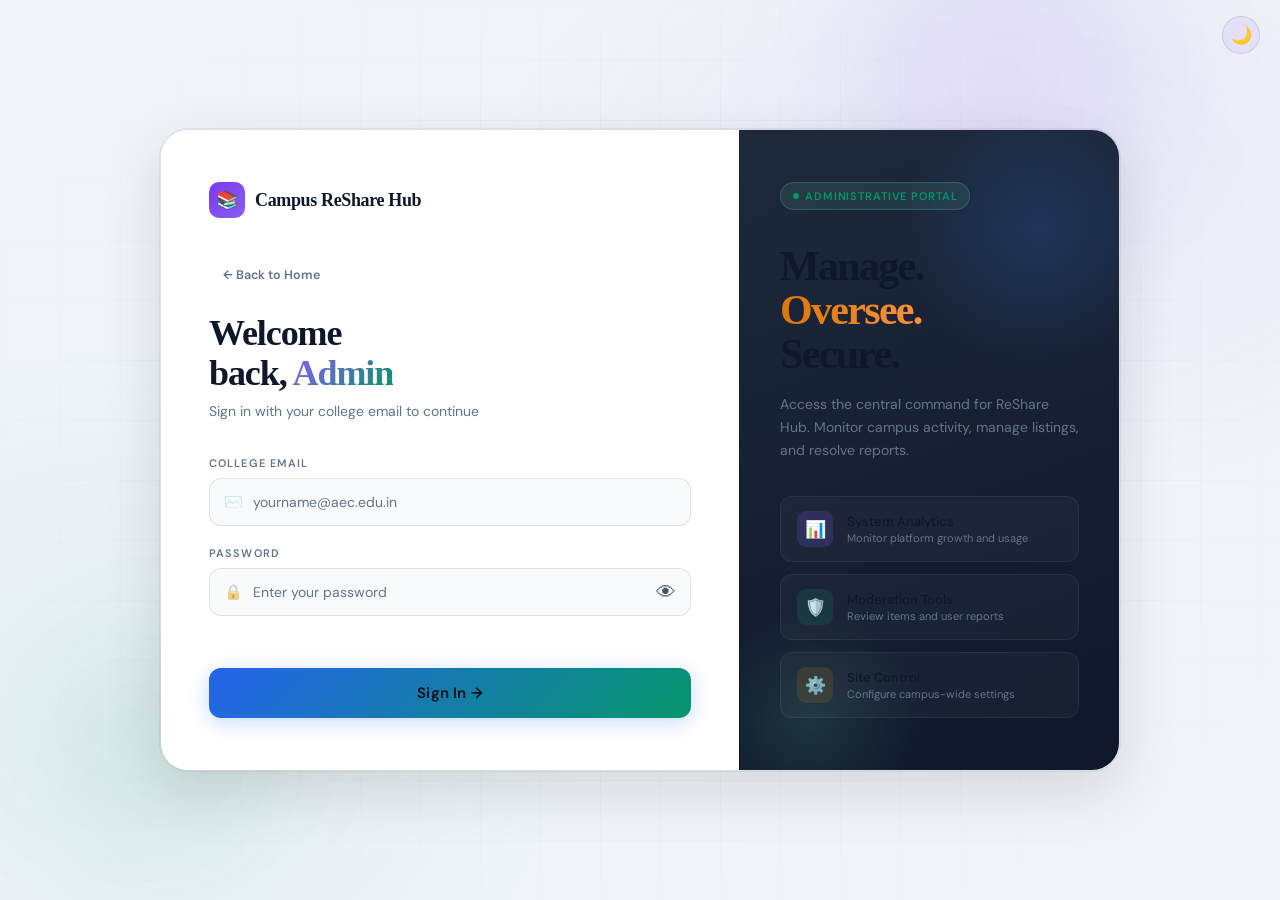
<file: login.html>
<!DOCTYPE html>
<html lang="en">

<head>
  <meta charset="UTF-8">
  <meta name="viewport" content="width=device-width,initial-scale=1">
  <title>ReShare Hub — Login</title>
  <script>(function(){ var t=localStorage.getItem('theme')||'light'; document.documentElement.setAttribute('data-theme',t); })();</script>
  <link
    href="https://fonts.googleapis.com/css2?family=DM+Sans:wght@300;400;500;600&family=Space+Mono:wght@400;700&display=swap"
    rel="stylesheet">
  <style>
    *,
    *::before,
    *::after {
      box-sizing: border-box;
      margin: 0;
      padding: 0;
    }

    :root {
      --bg: #0b0e17;
      --surface: #111827;
      --card: #141b2d;
      --border: rgba(255, 255, 255, 0.07);
      --accent: #6ee7b7;
      --accent2: #3b82f6;
      --gold: #f59e0b;
      --text: #f1f5f9;
      --muted: #64748b;
      --error: #f87171;
      --purple: #8b5cf6;
      --purple-hi: #a78bfa;
      --purple-lo: rgba(139,92,246,0.12);
    }

    [data-theme="light"] {
      --bg: #f0f4f8;
      --surface: #ffffff;
      --card: #ffffff;
      --border: rgba(0, 0, 0, 0.08);
      --accent: #059669;
      --accent2: #2563eb;
      --gold: #d97706;
      --text: #0f172a;
      --muted: #64748b;
      --error: #dc2626;
      --purple: #7c3aed;
      --purple-hi: #8b5cf6;
      --purple-lo: rgba(124,58,237,0.08);
    }

    [data-theme="light"] body {
      background: var(--bg);
    }

    [data-theme="light"] .bg-layer {
      background:
        radial-gradient(ellipse 60% 50% at 80% 20%, rgba(139,92,246,0.07) 0%, transparent 70%),
        radial-gradient(ellipse 50% 60% at 10% 80%, rgba(5,150,105,0.06) 0%, transparent 70%),
        radial-gradient(ellipse 40% 40% at 50% 50%, rgba(139,92,246,0.03) 0%, transparent 70%);
    }

    [data-theme="light"] .grid-lines {
      background-image:
        linear-gradient(rgba(0,0,0,0.04) 1px, transparent 1px),
        linear-gradient(90deg, rgba(0,0,0,0.04) 1px, transparent 1px);
    }

    [data-theme="light"] .orb-1 { background: rgba(139,92,246,0.10); }
    [data-theme="light"] .orb-2 { background: rgba(5,150,105,0.08); }
    [data-theme="light"] .orb-3 { background: rgba(124,58,237,0.07); }

    [data-theme="light"] .wrapper {
      box-shadow: 0 20px 60px rgba(0,0,0,0.12), 0 0 0 1px rgba(0,0,0,0.06);
    }

    [data-theme="light"] .form-panel {
      background: #ffffff;
    }

    [data-theme="light"] .input-wrap {
      background: #f8fafc;
      border-color: rgba(0,0,0,0.10);
    }

    [data-theme="light"] .input-wrap:focus-within {
      border-color: rgba(5,150,105,0.5);
      box-shadow: 0 0 0 3px rgba(5,150,105,0.08);
    }

    [data-theme="light"] .input-wrap input {
      color: #0f172a;
    }

    [data-theme="light"] .eye-btn {
      color: #475569;
    }

    [data-theme="light"] .hero-panel {
      background: linear-gradient(160deg, #1e293b 0%, #0f172a 100%);
    }

    [data-theme="light"] .theme-toggle-btn {
      background: rgba(124,58,237,0.08);
      border-color: rgba(0,0,0,0.10);
      color: #7c3aed;
    }

    body {
      min-height: 100vh;
      background: var(--bg);
      transition: background 0.45s, color 0.45s;
      display: flex;
      align-items: center;
      justify-content: center;
      font-family: 'DM Sans', sans-serif;
      overflow: hidden;
      position: relative;
    }

    /* ── Animated background ── */
    .bg-layer {
      position: fixed;
      inset: 0;
      z-index: 0;
      background:
        radial-gradient(ellipse 60% 50% at 80% 20%, rgba(139,92,246,0.12) 0%, transparent 70%),
        radial-gradient(ellipse 50% 60% at 10% 80%, rgba(16,217,168,0.08) 0%, transparent 70%),
        radial-gradient(ellipse 40% 40% at 50% 50%, rgba(139,92,246,0.04) 0%, transparent 70%);
    }

    .grid-lines {
      position: fixed;
      inset: 0;
      z-index: 0;
      background-image:
        linear-gradient(rgba(255, 255, 255, 0.025) 1px, transparent 1px),
        linear-gradient(90deg, rgba(255, 255, 255, 0.025) 1px, transparent 1px);
      background-size: 60px 60px;
      mask-image: radial-gradient(ellipse at center, black 30%, transparent 80%);
    }

    /* ── Floating orbs ── */
    .orb {
      position: fixed;
      border-radius: 50%;
      filter: blur(60px);
      animation: drift 10s ease-in-out infinite alternate;
      z-index: 0;
    }

    .orb-1 {
      width: 300px;
      height: 300px;
      background: rgba(139,92,246,0.18);
      top: -80px;
      right: 10%;
      animation-duration: 12s;
    }

    .orb-2 {
      width: 200px;
      height: 200px;
      background: rgba(16,217,168,0.1);
      bottom: 5%;
      left: 5%;
      animation-duration: 8s;
      animation-delay: -4s;
    }

    .orb-3 {
      width: 150px;
      height: 150px;
      background: rgba(167,139,250,0.1);
      top: 40%;
      left: 40%;
      animation-duration: 15s;
      animation-delay: -7s;
    }

    @keyframes drift {
      0% {
        transform: translate(0, 0) scale(1);
      }

      100% {
        transform: translate(30px, 20px) scale(1.1);
      }
    }

    /* ── Wrapper ── */
    .wrapper {
      position: relative;
      z-index: 10;
      display: flex;
      width: min(960px, 95vw);
      min-height: 580px;
      border-radius: 28px;
      overflow: hidden;
      border: 1px solid var(--border);
      box-shadow: 0 40px 100px rgba(0, 0, 0, 0.5), 0 0 0 1px rgba(255, 255, 255, 0.04);
      animation: slideUp 0.7s cubic-bezier(0.22, 1, 0.36, 1) forwards;
      opacity: 0;
    }

    @keyframes slideUp {
      from {
        opacity: 0;
        transform: translateY(30px);
      }

      to {
        opacity: 1;
        transform: translateY(0);
      }
    }

    /* ── Left: Form Panel ── */
    .form-panel {
      flex: 1;
      background: var(--card);
      padding: 52px 48px;
      display: flex;
      flex-direction: column;
      gap: 0;
      position: relative;
    }

    .brand {
      display: flex;
      align-items: center;
      gap: 10px;
      margin-bottom: 42px;
    }

    .brand-icon {
      width: 36px;
      height: 36px;
      background: linear-gradient(135deg, var(--purple), var(--purple-hi));
      border-radius: 10px;
      display: flex;
      align-items: center;
      justify-content: center;
      font-size: 18px;
    }

    .brand-name {
      font-family: 'Calibri', Georgia, serif;
      font-weight: 700;
      font-size: 18px;
      color: var(--text);
      letter-spacing: -0.02em;
    }

    .form-heading {
      font-family: 'Calibri', Georgia, serif;
      font-size: 36px;
      font-weight: 900;
      color: var(--text);
      line-height: 1.1;
      letter-spacing: -0.03em;
      margin-bottom: 8px;
    }

    .form-heading span {
      background: linear-gradient(135deg, var(--purple-hi) 0%, var(--accent) 100%);
      -webkit-background-clip: text;
      -webkit-text-fill-color: transparent;
      background-clip: text;
    }

    .form-sub {
      font-size: 14px;
      color: var(--muted);
      margin-bottom: 36px;
      font-weight: 400;
    }

    /* ── Field ── */
    .field {
      margin-bottom: 20px;
    }

    .field label {
      display: block;
      font-size: 11px;
      font-weight: 600;
      letter-spacing: 0.1em;
      text-transform: uppercase;
      color: var(--muted);
      margin-bottom: 8px;
    }

    .input-wrap {
      display: flex;
      align-items: center;
      background: rgba(255, 255, 255, 0.04);
      border: 1px solid var(--border);
      border-radius: 12px;
      padding: 0 14px;
      gap: 10px;
      transition: border-color 0.2s, box-shadow 0.2s;
    }

    .input-wrap:focus-within {
      border-color: rgba(110, 231, 183, 0.4);
      box-shadow: 0 0 0 3px rgba(110, 231, 183, 0.07);
    }

    .input-wrap .icon {
      font-size: 15px;
      opacity: 0.5;
      flex-shrink: 0;
    }

    .input-wrap input {
      flex: 1;
      background: transparent;
      border: none;
      outline: none;
      color: var(--text);
      font-size: 14px;
      font-family: 'DM Sans', sans-serif;
      padding: 14px 0;
      font-weight: 400;
    }

    .input-wrap input::placeholder {
      color: var(--muted);
    }

    .eye-btn {
      background: none;
      border: none;
      cursor: pointer;
      font-size: 20px;
      color: #ffffff;
      opacity: 1;
      transition: transform0.2s, opacity 0.15s;
      padding: 0;
      line-height: 1;
      dispaly: flex;
      align-items: center;
      justify-content: center;
    }

    .eye-btn:hover {
      opacity: 0.7;
      transform: scale(1.1);
    }

    /* ── Row ── */
    .row {
      display: flex;
      align-items: center;
      justify-content: space-between;
      margin-bottom: 28px;
    }

    .remember {
      display: flex;
      align-items: center;
      gap: 7px;
      font-size: 13px;
      color: var(--muted);
      cursor: pointer;
    }

    .remember input[type="checkbox"] {
      width: 15px;
      height: 15px;
      accent-color: var(--accent);
      cursor: pointer;
    }


    /* ── Error ── */
    .error-msg {
      font-size: 13px;
      color: var(--error);
      min-height: 18px;
      margin-bottom: 14px;
      display: flex;
      align-items: center;
      gap: 5px;
    }

    /* ── Login Button ── */
    .btn-login {
      width: 100%;
      padding: 15px;
      border-radius: 12px;
      border: none;
      background: linear-gradient(135deg, var(--accent2) 0%, var(--accent) 100%);
      color: #0b0e17;
      font-family: 'DM Sans', sans-serif;
      font-size: 15px;
      font-weight: 600;
      cursor: pointer;
      letter-spacing: 0.01em;
      transition: transform 0.15s, box-shadow 0.15s, opacity 0.15s;
      box-shadow: 0 4px 20px rgba(59, 130, 246, 0.3);
      position: relative;
      overflow: hidden;
    }

    .btn-login::after {
      content: '';
      position: absolute;
      inset: 0;
      background: white;
      opacity: 0;
      transition: opacity 0.15s;
    }

    .btn-login:hover {
      transform: translateY(-1px);
      box-shadow: 0 8px 30px rgba(59, 130, 246, 0.4);
    }

    .btn-login:hover::after {
      opacity: 0.07;
    }

    .btn-login:active {
      transform: translateY(0);
    }

    /* ── Right: Hero Panel ── */
    .hero-panel {
      width: 380px;
      background: linear-gradient(160deg, #0f172a 0%, #111827 100%);
      padding: 52px 40px;
      display: flex;
      flex-direction: column;
      justify-content: space-between;
      position: relative;
      overflow: hidden;
      border-left: 1px solid var(--border);
    }

    .hero-panel::before {
      content: '';
      position: absolute;
      top: -40px;
      right: -60px;
      width: 280px;
      height: 280px;
      border-radius: 50%;
      background: radial-gradient(circle, rgba(59, 130, 246, 0.18) 0%, transparent 70%);
    }

    .hero-panel::after {
      content: '';
      position: absolute;
      bottom: -60px;
      left: -40px;
      width: 220px;
      height: 220px;
      border-radius: 50%;
      background: radial-gradient(circle, rgba(110, 231, 183, 0.12) 0%, transparent 70%);
    }

    .campus-badge {
      display: inline-flex;
      align-items: center;
      gap: 6px;
      padding: 6px 12px;
      background: rgba(110, 231, 183, 0.1);
      border: 1px solid rgba(110, 231, 183, 0.2);
      border-radius: 20px;
      font-size: 11px;
      font-weight: 600;
      color: var(--accent);
      letter-spacing: 0.08em;
      text-transform: uppercase;
      width: fit-content;
      position: relative;
      z-index: 1;
    }

    .campus-badge::before {
      content: '';
      width: 6px;
      height: 6px;
      border-radius: 50%;
      background: var(--accent);
      animation: pulse 2s ease infinite;
    }

    @keyframes pulse {

      0%,
      100% {
        opacity: 1;
        transform: scale(1);
      }

      50% {
        opacity: 0.5;
        transform: scale(0.8);
      }
    }

    .hero-title {
      font-family: 'Calibri', Georgia, serif;
      font-size: 42px;
      font-weight: 900;
      color: var(--text);
      line-height: 1.05;
      letter-spacing: -0.04em;
      position: relative;
      z-index: 1;
      margin: 0;
    }

    .hero-title em {
      font-style: normal;
      background: linear-gradient(90deg, var(--gold), #fb923c);
      -webkit-background-clip: text;
      -webkit-text-fill-color: transparent;
      background-clip: text;
    }

    .hero-sub {
      font-size: 14px;
      color: var(--muted);
      line-height: 1.65;
      position: relative;
      z-index: 1;
    }

    .stats {
      display: flex;
      flex-direction: column;
      gap: 12px;
      position: relative;
      z-index: 1;
    }

    .stat-item {
      display: flex;
      align-items: center;
      gap: 14px;
      padding: 14px 16px;
      background: rgba(255, 255, 255, 0.03);
      border: 1px solid rgba(255, 255, 255, 0.06);
      border-radius: 12px;
      transition: background 0.2s, border-color 0.2s;
    }

    .stat-item:hover {
      background: rgba(255, 255, 255, 0.06);
      border-color: rgba(255, 255, 255, 0.1);
    }

    .stat-icon {
      width: 36px;
      height: 36px;
      border-radius: 9px;
      display: flex;
      align-items: center;
      justify-content: center;
      font-size: 17px;
      flex-shrink: 0;
    }

    .si-1 {
      background: rgba(139,92,246,0.18);
    }

    .si-2 {
      background: rgba(16,217,168,0.1);
    }

    .si-3 {
      background: rgba(245, 158, 11, 0.12);
    }

    .stat-label {
      font-size: 13px;
      color: var(--text);
      font-weight: 500;
    }

    .stat-desc {
      font-size: 11px;
      color: var(--muted);
      margin-top: 1px;
    }

    /* RESPONSIVE LOGIN */
   @media (max-width: 480px) {
  .login-card {
    width: 95%;
    padding: 2rem 1.5rem;
    margin: 10px;
  }
  .header h1 { font-size: 1.75rem; }
}
  
    /* Theme toggle */
    .theme-toggle-btn {
      position: fixed; top: 16px; right: 20px; z-index: 200;
      background: var(--purple-lo); border: 1px solid var(--border);
      color: var(--purple-hi); border-radius: 50%;
      width: 38px; height: 38px; font-size: 17px;
      display: flex; align-items: center; justify-content: center;
      cursor: pointer; transition: all 0.25s;
    }
    .theme-toggle-btn:hover { background: rgba(139,92,246,0.25); transform: rotate(20deg) scale(1.1); }
</style>
</head>

<body>
<button class="theme-toggle-btn" onclick="toggleTheme()" title="Toggle theme" id="themeBtn">🌙</button>

  <div class="bg-layer"></div>
  <div class="grid-lines"></div>
  <div class="orb orb-1"></div>
  <div class="orb orb-2"></div>
  <div class="orb orb-3"></div>

  <div class="wrapper">

    <!-- LEFT: Login Form -->
    <div class="form-panel">

      <div class="brand" style="cursor:pointer;" onclick="window.location.href='signin.html'" title="Back to role selection">
        <div class="brand-icon">📚</div>
        <span class="brand-name">Campus ReShare Hub</span>
      </div>

      <a href="signin.html" style="
        display:inline-flex; align-items:center; gap:6px;
        font-family:'DM Sans',sans-serif; font-size:12.5px; font-weight:600;
        color:#64748b; text-decoration:none;
        background:rgba(255,255,255,0.05); border:1px solid rgba(255,255,255,0.08);
        padding:6px 13px; border-radius:50px;
        margin-bottom:24px;
        transition:all 0.2s; width:fit-content;
      " onmouseover="this.style.color='#f1f5f9';this.style.borderColor='rgba(255,255,255,0.2)'"
         onmouseout="this.style.color='#64748b';this.style.borderColor='rgba(255,255,255,0.08)'">
        ← Back to Home
      </a>

      <div class="form-heading">
        Welcome<br>back, <span>Admin
        </span>
      </div>
      <p class="form-sub">Sign in with your college email to continue</p>

      <div class="field">
        <label>College Email</label>
        <div class="input-wrap">
          <span class="icon">✉️</span>
          <input type="email" id="email" placeholder="yourname@aec.edu.in" autocomplete="email">
        </div>
      </div>

      <div class="field">
        <label>Password</label>
        <div class="input-wrap">
          <span class="icon">🔒</span>
          <input type="password" id="pwd" placeholder="Enter your password" autocomplete="current-password">
          <button class="eye-btn" onclick="togglePwd()" type="button">👁</button>
        </div>
      </div>

      

      <div class="error-msg" id="loginError"></div>

      <button class="btn-login" onclick="doLogin()">Sign In →</button>

    </div>

    <!-- RIGHT: Hero Panel -->
    <div class="hero-panel">
      <div class="campus-badge">Administrative Portal</div>

      <div>
        <h2 class="hero-title">Manage.<br><em>Oversee.</em><br>Secure.</h2>
        <p class="hero-sub" style="margin-top:16px">Access the central command for ReShare Hub. Monitor campus activity,
          manage listings, and resolve reports.</p>
      </div>

      <div class="stats">
        <div class="stat-item">
          <div class="stat-icon si-1">📊</div>
          <div>
            <div class="stat-label">System Analytics</div>
            <div class="stat-desc">Monitor platform growth and usage</div>
          </div>
        </div>
        <div class="stat-item">
          <div class="stat-icon si-2">🛡️</div>
          <div>
            <div class="stat-label">Moderation Tools</div>
            <div class="stat-desc">Review items and user reports</div>
          </div>
        </div>
        <div class="stat-item">
          <div class="stat-icon si-3">⚙️</div>
          <div>
            <div class="stat-label">Site Control</div>
            <div class="stat-desc">Configure campus-wide settings</div>
          </div>
        </div>
      </div>
    </div>

  </div>

  <script>
    function togglePwd() {
      var p = document.getElementById("pwd");
      p.type = p.type === "password" ? "text" : "password";
    }

    function doLogin() {
      var email = document.getElementById("email").value.trim().toLowerCase();
      var pwd = document.getElementById("pwd").value.trim();
      var err = document.getElementById("loginError");
      err.innerHTML = "";

      if (!email || !pwd) {
        err.innerHTML = "⚠️ Please fill all fields.";
        return;
      }

      var allowedDomains = ["@aec.edu.in", "@acet.edu.in", "@acoe.edu.in"];
      if (!allowedDomains.some(function (d) { return email.endsWith(d); })) {
        err.innerHTML = "⚠️ Use your college email only!";
        return;
      }

      if (pwd.length < 4) {
        err.innerHTML = "⚠️ Password too short!";
        return;
      }

      // Store user email
      localStorage.setItem("user", email);

      // Admin redirect
      var adminEmails = ["admin@aec.edu.in", "23a91a6127@aec.edu.in"];
      var isAdmin = adminEmails.some(function (a) { return email === a; });

      if (isAdmin) {
        window.location.href = "admin_dashboard.html";
      } else {
        window.location.href = "index.html";
      }
    }

    function forgotPassword() {
      var e = prompt("Enter your college email:");
      if (e) alert("Reset link sent to: " + e);
    }

    document.addEventListener("keydown", function (e) {
      if (e.key === "Enter") doLogin();
    });
  </script>

<script>
(function(){
  var saved = localStorage.getItem('theme') || 'light';
  document.documentElement.setAttribute('data-theme', saved);
  var btn = document.getElementById('themeBtn');
  if (btn) btn.textContent = saved === 'dark' ? '☀️' : '🌙';
})();
function toggleTheme() {
  var html = document.documentElement;
  var isDark = html.getAttribute('data-theme') === 'dark';
  var next = isDark ? 'light' : 'dark';
  html.setAttribute('data-theme', next);
  localStorage.setItem('theme', next);
  var btn = document.getElementById('themeBtn');
  if (btn) btn.textContent = next === 'dark' ? '☀️' : '🌙';
}
</script>
</body>

</html>
</file>
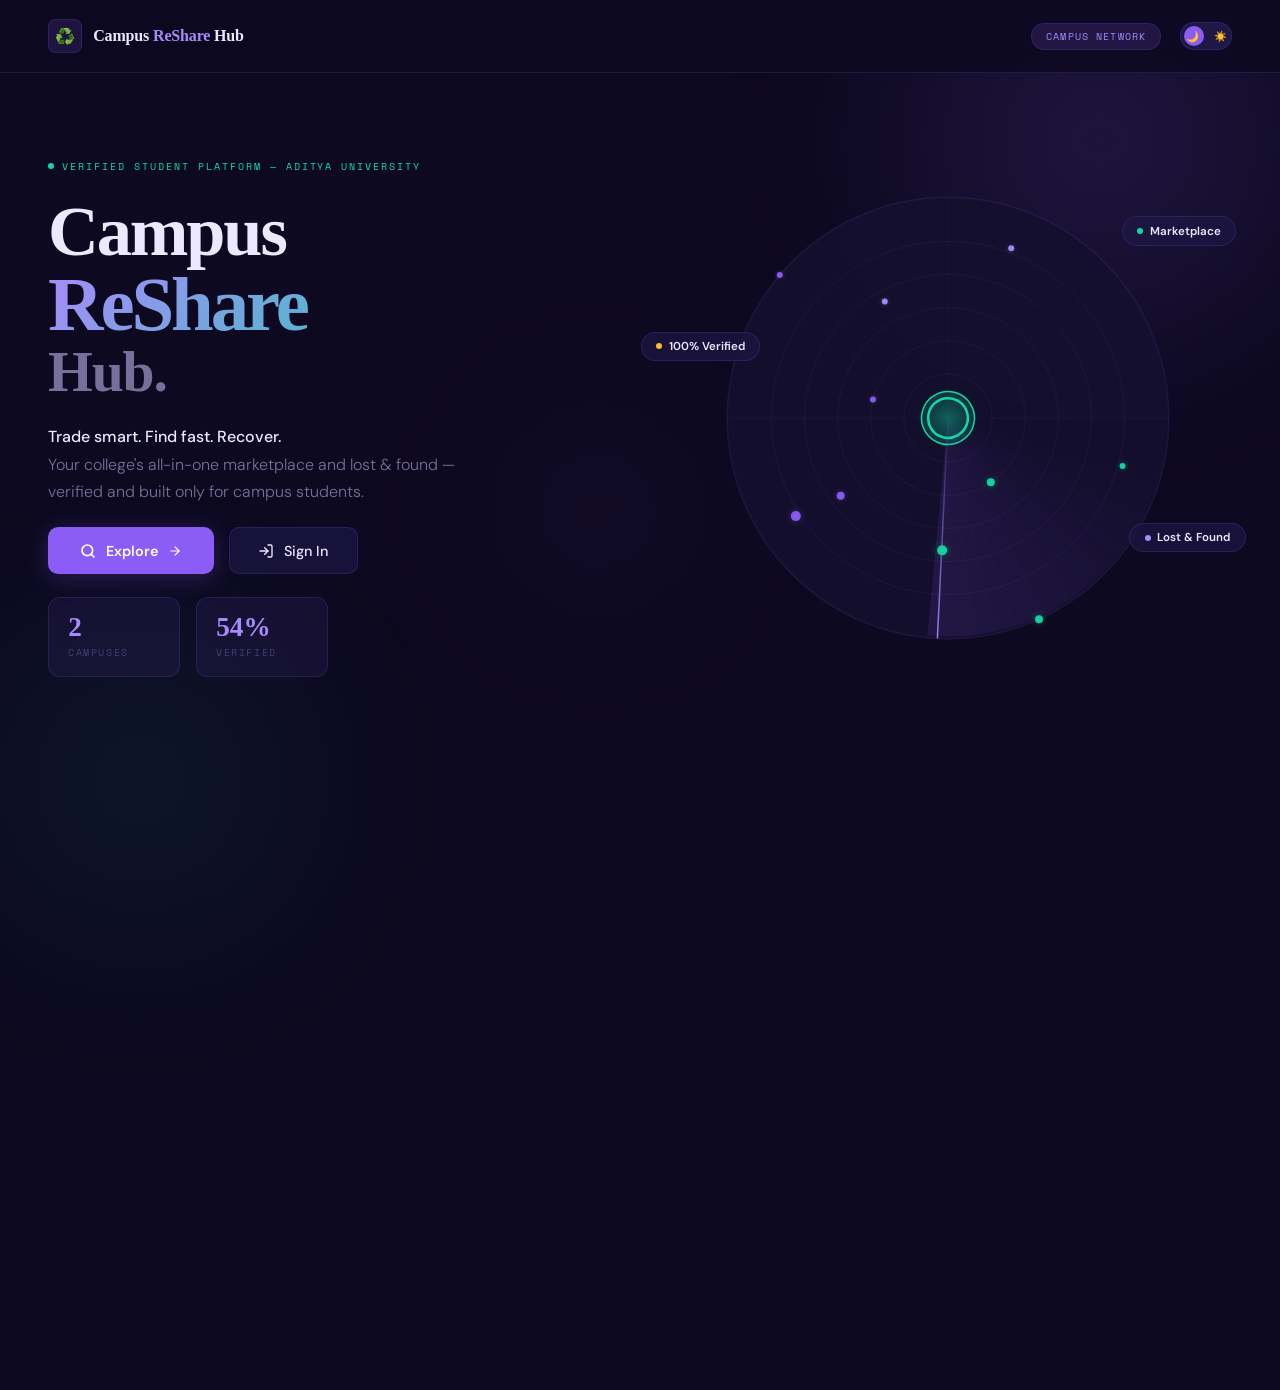
<file: Main_page.html>
<!DOCTYPE html>
<html lang="en" data-theme="dark">
<head>
<meta charset="UTF-8"/>
<meta name="viewport" content="width=device-width, initial-scale=1.0"/>
<title>Campus ReShare Hub</title>
<script>(function(){ var t=localStorage.getItem('theme')||'dark'; document.documentElement.setAttribute('data-theme',t); })();</script>
<link href="https://fonts.googleapis.com/css2?family=DM+Sans:ital,wght@0,300;0,400;0,500;0,700;1,400&family=Space+Mono:wght@400;700&display=swap" rel="stylesheet"/>
<style>
*, *::before, *::after { margin:0; padding:0; box-sizing:border-box; }
/* RESPONSIVE MAIN PAGE */
@media (max-width: 768px) {
  nav { padding: 1rem 1.5rem; }
  .nav-links { display: none; } /* Hide links or move to a burger menu */
  
  .hero h1 { font-size: 2.5rem; }
  .hero p { font-size: 1rem; width: 90%; }
  
  .explore-grid {
    grid-template-columns: 1fr; /* Stack cards */
    gap: 1.5rem;
    padding: 1rem;
  }
}
::-webkit-scrollbar { display: none; }
* { scrollbar-width: none; -ms-overflow-style: none; }

[data-theme="dark"] {
  --bg:#0d0920; --bg2:#14102e; --bg3:#1d1845;
  --fg:#ede8ff; --fg2:rgba(210,195,255,0.55); --fg3:rgba(180,160,255,0.3);
  --purple:#8b5cf6; --purple-hi:#a78bfa; --purple-lo:rgba(139,92,246,0.15);
  --teal:#10d9a8; --teal-lo:rgba(16,217,168,0.12);
  --border:rgba(139,92,246,0.18); --ring:rgba(139,92,246,0.12);
  --nav-bg:rgba(13,9,32,0.82); --card-bg:rgba(29,24,69,0.7);
  --stat-bg:rgba(139,92,246,0.08); --shadow:rgba(139,92,246,0.25);
  --divider:rgba(139,92,246,0.12);
}
[data-theme="light"] {
  --bg:#f2eeff; --bg2:#e9e1ff; --bg3:#ddd4ff;
  --fg:#1e0a4a; --fg2:rgba(60,30,120,0.6); --fg3:rgba(60,30,120,0.25);
  --purple:#7c3aed; --purple-hi:#9f5fff; --purple-lo:rgba(124,58,237,0.12);
  --teal:#0bb88d; --teal-lo:rgba(11,184,141,0.1);
  --border:rgba(124,58,237,0.2); --ring:rgba(124,58,237,0.1);
  --nav-bg:rgba(242,238,255,0.88); --card-bg:rgba(255,255,255,0.7);
  --stat-bg:rgba(124,58,237,0.07); --shadow:rgba(124,58,237,0.18);
  --divider:rgba(124,58,237,0.12);
}

html, body { height: 100%; scroll-behavior: smooth; }
body {
  background: var(--bg);
  color: var(--fg);
  font-family: 'DM Sans', sans-serif;
  overflow: hidden;
  transition: background 0.45s, color 0.45s;
}
body.explore-open { overflow-y: auto; }

.blob { position: fixed; border-radius: 50%; filter: blur(90px); pointer-events: none; z-index: 0; }
.blob-1 { width:520px;height:520px;top:-120px;right:-80px; background:radial-gradient(circle,rgba(139,92,246,0.22) 0%,transparent 70%); }
.blob-2 { width:400px;height:400px;bottom:-80px;left:-60px; background:radial-gradient(circle,rgba(16,217,168,0.12) 0%,transparent 70%); }
.blob-3 { width:300px;height:300px;top:40%;left:35%; background:radial-gradient(circle,rgba(139,92,246,0.08) 0%,transparent 70%); }

#particle-canvas { position:fixed; inset:0; z-index:0; pointer-events:none; opacity:0.7; }

nav {
  position:fixed; top:0; left:0; right:0; z-index:200;
  display:flex; align-items:center; justify-content:space-between;
  padding:1.2rem 3rem;
  background:var(--nav-bg);
  backdrop-filter:blur(18px); -webkit-backdrop-filter:blur(18px);
  border-bottom:1px solid var(--border);
  transition:background 0.45s, border-color 0.45s;
}
.nav-logo { display:flex; align-items:center; gap:0.7rem; text-decoration:none; cursor:pointer; }
.logo-icon { width:34px;height:34px;border-radius:8px; background:var(--purple-lo); border:1px solid var(--border); display:flex;align-items:center;justify-content:center;font-size:1rem; transition:background 0.45s; }
.logo-text { font-family:'Calibri',Georgia,serif; font-size:1rem; font-weight:700; letter-spacing:-0.01em; color:var(--fg); }
.logo-text span { color:var(--purple-hi); }
.nav-right { display:flex; align-items:center; gap:1.2rem; }
.nav-pill { font-family:'Space Mono',monospace; font-size:0.6rem; letter-spacing:0.12em; padding:0.35rem 0.85rem; border-radius:100px; background:var(--purple-lo); color:var(--purple-hi); border:1px solid var(--border); }

.toggle-wrap { position:relative; width:52px; height:28px; }
.toggle-wrap input { display:none; }
.toggle-track { position:absolute; inset:0; border-radius:100px; background:var(--bg3); border:1px solid var(--border); cursor:pointer; transition:background 0.3s, border 0.3s; }
.toggle-track::after { content:''; position:absolute; top:3px; left:3px; width:20px; height:20px; border-radius:50%; background:var(--purple); transition:transform 0.3s, background 0.3s; }
.toggle-wrap input:checked + .toggle-track { background:var(--purple-lo); }
.toggle-wrap input:checked + .toggle-track::after { transform:translateX(24px); background:var(--purple-hi); }
.toggle-icon { position:absolute; top:50%; font-size:0.65rem; transform:translateY(-50%); pointer-events:none; }
.toggle-icon.moon { left:6px; }
.toggle-icon.sun { right:5px; }

.page { position:absolute; top:0; left:0; width:100%; min-height:100vh; transition:opacity 0.4s ease, transform 0.4s ease; }
.page.hidden { opacity:0; pointer-events:none; transform:translateY(16px); }
.page.visible { opacity:1; pointer-events:all; transform:translateY(0); }

/* HOME */
.hero {
  position:relative; z-index:10; height:calc(100vh - 64px);
  display:grid; grid-template-columns:1fr 1fr;
  align-items:center; gap:3rem;
  padding:0 3rem;
  max-width:1280px; margin:0 auto;
}
.hero-left { display:flex; flex-direction:column; gap:1.4rem; }
.eyebrow { display:inline-flex; align-items:center; gap:0.5rem; font-family:'Space Mono',monospace; font-size:0.62rem; letter-spacing:0.2em; color:var(--teal); opacity:0; animation:riseIn 0.7s 0.1s ease forwards; }
.eyebrow-dot { width:6px;height:6px;border-radius:50%;background:var(--teal); animation:blink 2s ease-in-out infinite; }
@keyframes blink { 0%,100%{opacity:1;} 50%{opacity:0.3;} }
.hero-title { font-family:'Calibri',Georgia,serif; font-weight:800; line-height:1.0; opacity:0; animation:riseIn 0.7s 0.25s ease forwards; }
.title-campus { display:block; font-size:clamp(3.2rem,5.5vw,5rem); color:var(--fg); letter-spacing:-0.03em; }
.title-reshare { display:block; font-size:clamp(3.5rem,6vw,5.5rem); background:linear-gradient(135deg, var(--purple-hi) 0%, var(--teal) 100%); -webkit-background-clip:text; -webkit-text-fill-color:transparent; background-clip:text; letter-spacing:-0.04em; }
.title-hub { display:block; font-size:clamp(2.8rem,4.5vw,4rem); color:var(--fg2); letter-spacing:-0.02em; font-weight:600; }
.hero-desc { font-size:1rem; line-height:1.7; color:var(--fg2); max-width:420px; font-weight:300; opacity:0; animation:riseIn 0.7s 0.4s ease forwards; }
.hero-desc strong { color:var(--fg); font-weight:500; }
.cta-row { display:flex; gap:0.9rem; flex-wrap:wrap; opacity:0; animation:riseIn 0.7s 0.55s ease forwards; }

.btn-explore { display:inline-flex; align-items:center; gap:0.6rem; padding:0.85rem 2rem; background:var(--purple); color:#fff; font-family:'DM Sans',sans-serif; font-size:0.9rem; font-weight:600; border:none; border-radius:10px; cursor:pointer; text-decoration:none; transition:background 0.25s, transform 0.2s, box-shadow 0.25s; box-shadow:0 4px 24px var(--shadow); }
.btn-explore:hover { background:var(--purple-hi); transform:translateY(-2px); box-shadow:0 8px 32px var(--shadow); }
.btn-signin { display:inline-flex; align-items:center; gap:0.6rem; padding:0.85rem 1.8rem; background:var(--card-bg); color:var(--fg); font-family:'DM Sans',sans-serif; font-size:0.9rem; font-weight:500; border:1px solid var(--border); border-radius:10px; cursor:pointer; text-decoration:none; transition:background 0.25s, border-color 0.25s, transform 0.2s; backdrop-filter:blur(10px); }
.btn-signin:hover { border-color:var(--purple-hi); color:var(--purple-hi); transform:translateY(-2px); }

.stats-grid { display:grid; grid-template-columns:repeat(2,1fr); gap:1rem; max-width:280px; opacity:0; animation:riseIn 0.7s 0.7s ease forwards; }
.stat-card { padding:1rem 1.2rem; background:var(--stat-bg); border:1px solid var(--border); border-radius:12px; display:flex; flex-direction:column; gap:0.2rem; transition:background 0.45s, border-color 0.45s; }
.stat-num { font-family:'Calibri',Georgia,serif; font-size:1.7rem; font-weight:800; color:var(--purple-hi); line-height:1; }
.stat-label { font-size:0.65rem; letter-spacing:0.15em; color:var(--fg3); text-transform:uppercase; font-family:'Space Mono',monospace; }

.hero-right { display:flex; align-items:center; justify-content:center; position:relative; opacity:0; animation:riseIn 1s 0.3s ease forwards; }
.radar-wrap { position:relative; width:min(480px,45vw); height:min(480px,45vw); }
#radar-canvas { width:100%; height:100%; border-radius:50%; }
.float-tag { position:absolute; padding:0.4rem 0.9rem; border-radius:100px; font-size:0.72rem; font-weight:600; backdrop-filter:blur(12px); border:1px solid var(--border); background:var(--card-bg); color:var(--fg); white-space:nowrap; pointer-events:none; display:flex; align-items:center; gap:0.4rem; }
.float-tag .dot { width:6px;height:6px;border-radius:50%;background:var(--teal);flex-shrink:0; }
.tag-marketplace { top:8%;right:-10%;animation:floatY 4s ease-in-out infinite; }
.tag-lost { bottom:22%;right:-12%;animation:floatY 4s 1s ease-in-out infinite; }
.tag-verify { top:32%;left:-14%;animation:floatY 4s 0.5s ease-in-out infinite; }
@keyframes floatY { 0%,100%{transform:translateY(0);} 50%{transform:translateY(-8px);} }

.section-divider { position:relative; z-index:10; max-width:1280px; margin:0 auto; padding:0 3rem; }
.divider-line { border:none; border-top:1px solid var(--divider); }

.features { position:relative; z-index:10; max-width:1280px; margin:0 auto; padding:3rem 3rem 5rem; display:grid; grid-template-columns:repeat(3,1fr); gap:1.5rem; }
.feat-card { padding:1.6rem; background:var(--card-bg); border:1px solid var(--border); border-radius:16px; backdrop-filter:blur(10px); transition:border-color 0.3s, transform 0.3s, background 0.45s; cursor:default; }
.feat-card:hover { border-color:var(--purple); transform:translateY(-4px); }
.feat-icon { width:42px;height:42px;border-radius:10px; background:var(--purple-lo); border:1px solid var(--border); display:flex;align-items:center;justify-content:center; font-size:1.2rem; margin-bottom:1rem; }
.feat-title { font-family:'Calibri',Georgia,serif; font-weight:700; font-size:1rem; margin-bottom:0.4rem; color:var(--fg); }
.feat-desc { font-size:0.85rem; color:var(--fg2); line-height:1.6; font-weight:300; }

/* ── EXPLORE PAGE ── */
#explore-page { padding-top:5.5rem; background:var(--bg); transition:background 0.45s; }

.back-btn { display:inline-flex; align-items:center; gap:0.5rem; font-family:'DM Sans',sans-serif; font-size:0.85rem; font-weight:500; color:var(--fg2); background:none; border:none; cursor:pointer; padding:0; margin:1.5rem 0 0 3rem; transition:color 0.2s; }
.back-btn:hover { color:var(--purple-hi); }
.back-btn svg { transition:transform 0.2s; }
.back-btn:hover svg { transform:translateX(-3px); }

.explore-banner { position:relative; z-index:10; max-width:1280px; margin:0 auto; padding:2.5rem 3rem 3rem; display:grid; grid-template-columns:1fr auto; align-items:end; gap:2rem; border-bottom:1px solid var(--divider); }
.explore-eyebrow { font-family:'Space Mono',monospace; font-size:0.62rem; letter-spacing:0.2em; color:var(--teal); margin-bottom:0.8rem; display:flex; align-items:center; gap:0.5rem; }
.explore-title { font-family:'Calibri',Georgia,serif; font-size:clamp(2rem,4vw,3.2rem); font-weight:800; line-height:1.1; color:var(--fg); }
.explore-title span { background:linear-gradient(135deg, var(--purple-hi) 0%, var(--teal) 100%); -webkit-background-clip:text; -webkit-text-fill-color:transparent; background-clip:text; }
.explore-badge { display:flex; flex-direction:column; align-items:flex-end; gap:0.4rem; font-family:'Space Mono',monospace; font-size:0.6rem; color:var(--fg3); letter-spacing:0.1em; text-align:right; }
.explore-badge strong { display:block; font-family:'Calibri',Georgia,serif; font-size:1.1rem; font-weight:800; color:var(--purple-hi); -webkit-text-fill-color:var(--purple-hi); letter-spacing:-0.02em; }

/* About section — full width, clean layout */
.explore-about {
  position:relative; z-index:10;
  max-width:900px; margin:0 auto;
  padding:3rem 3rem 5rem;
  display:flex; flex-direction:column; gap:2.5rem;
}

.about-intro {
  display:flex; flex-direction:column; gap:0.8rem;
}
.about-tag { display:inline-flex; align-items:center; gap:0.5rem; font-family:'Space Mono',monospace; font-size:0.6rem; letter-spacing:0.18em; color:var(--teal); }
.about-tag::before { content:''; display:block; width:20px; height:1px; background:var(--teal); }
.about-heading { font-family:'Calibri',Georgia,serif; font-size:1.5rem; font-weight:700; color:var(--fg); line-height:1.25; }
.about-lead { font-size:0.95rem; line-height:1.8; color:var(--fg2); font-weight:300; max-width:680px; }
.about-lead strong { color:var(--fg); font-weight:500; }

/* Module cards */
.module-grid { display:grid; grid-template-columns:1fr 1fr; gap:1.2rem; }
.module-card { padding:1.6rem; background:var(--card-bg); border:1px solid var(--border); border-radius:16px; backdrop-filter:blur(10px); transition:border-color 0.3s, transform 0.25s, background 0.45s; }
.module-card:hover { border-color:var(--purple); transform:translateY(-3px); }
.module-card-head { display:flex; align-items:center; gap:0.8rem; margin-bottom:0.9rem; }
.module-icon { width:40px;height:40px;border-radius:10px; background:var(--purple-lo); border:1px solid var(--border); display:flex;align-items:center;justify-content:center;font-size:1.1rem; flex-shrink:0; }
.module-title { font-family:'Calibri',Georgia,serif; font-size:1rem; font-weight:700; color:var(--fg); }
.module-subtitle { font-size:0.75rem; color:var(--fg3); font-family:'Space Mono',monospace; letter-spacing:0.08em; margin-top:0.1rem; }
.module-desc { font-size:0.85rem; line-height:1.7; color:var(--fg2); font-weight:300; margin-bottom:1rem; }
.module-pills { display:flex; flex-wrap:wrap; gap:0.4rem; }
.pill { font-family:'Space Mono',monospace; font-size:0.58rem; letter-spacing:0.1em; padding:0.3rem 0.7rem; border-radius:100px; background:var(--purple-lo); color:var(--purple-hi); border:1px solid var(--border); white-space:nowrap; }
.pill.teal { background:var(--teal-lo); color:var(--teal); border-color:rgba(16,217,168,0.2); }

/* Key info strip */
.about-strip {
  display:grid; grid-template-columns:repeat(3,1fr); gap:1rem;
  padding:1.5rem;
  background:var(--stat-bg); border:1px solid var(--border); border-radius:16px;
}
.strip-item { display:flex; flex-direction:column; gap:0.3rem; padding:0 1rem; border-right:1px solid var(--divider); }
.strip-item:first-child { padding-left:0; }
.strip-item:last-child { border-right:none; }
.strip-num { font-family:'Calibri',Georgia,serif; font-size:1.6rem; font-weight:800; color:var(--purple-hi); line-height:1; }
.strip-label { font-size:0.62rem; letter-spacing:0.15em; color:var(--fg3); text-transform:uppercase; font-family:'Space Mono',monospace; }
.strip-note { font-size:0.78rem; color:var(--fg2); margin-top:0.1rem; }

/* Tech + team */
.about-two-col { display:grid; grid-template-columns:1fr 1fr; gap:1.2rem; }
.mini-card { padding:1.4rem; background:var(--card-bg); border:1px solid var(--border); border-radius:14px; backdrop-filter:blur(10px); transition:background 0.45s; }
.mini-card-title { font-family:'Calibri',Georgia,serif; font-size:0.9rem; font-weight:700; color:var(--fg); margin-bottom:0.8rem; display:flex; align-items:center; gap:0.5rem; }
.mini-card-title span { font-size:1rem; }
.tech-pills { display:flex; flex-wrap:wrap; gap:0.4rem; }
.team-list { display:flex; flex-direction:column; gap:0.45rem; }
.team-member { display:flex; align-items:center; gap:0.6rem; font-size:0.85rem; color:var(--fg2); font-weight:300; }
.team-avatar { width:26px;height:26px;border-radius:50%; background:var(--purple-lo); border:1px solid var(--border); display:flex;align-items:center;justify-content:center; font-size:0.65rem; font-weight:700; color:var(--purple-hi); flex-shrink:0; }

@keyframes riseIn { from { opacity:0; transform:translateY(22px); } to { opacity:1; transform:translateY(0); } }

/* ════════════════════════════════════════
   SIGN-IN OVERLAY  — Project Space style
   ════════════════════════════════════════ */
#signin-overlay {
  position: fixed; inset: 0; z-index: 999;
  display: flex; align-items: center; justify-content: center;
  background: #050507;
  opacity: 0; pointer-events: none;
  transition: opacity 0.45s ease;
}
#signin-overlay.si-visible { opacity: 1; pointer-events: all; }

/* star canvas lives inside overlay */
#si-star-canvas { position:absolute; inset:0; pointer-events:none; z-index:0; }

/* milky-way nebula sweep — pure CSS */
.si-nebula {
  position:absolute; inset:0; pointer-events:none; z-index:1;
  background:
    radial-gradient(ellipse 90% 40% at 60% 55%, rgba(55,8,5,0.6) 0%, transparent 70%),
    radial-gradient(ellipse 55% 65% at 78% 28%, rgba(28,4,4,0.5) 0%, transparent 65%),
    radial-gradient(ellipse 30% 30% at 20% 75%, rgba(6,4,18,0.4) 0%, transparent 70%);
}

/* glowing planet — top-right, matching screenshot */
.si-planet {
  position:absolute; top:-170px; right:-170px;
  width:580px; height:580px; border-radius:50%;
  background: radial-gradient(circle at 36% 30%,
    #2c0c09 0%, #160404 32%, #0b0101 58%, #020001 100%);
  box-shadow:
    inset -50px -50px 90px rgba(200,25,10,0.45),
    inset 18px 18px 70px rgba(0,0,0,0.92),
    0 0 160px rgba(190,25,8,0.16),
    0 0 60px  rgba(190,25,8,0.08);
  animation: siPlanetDrift 13s ease-in-out infinite alternate;
  pointer-events:none; z-index:2;
}
.si-planet::before {
  content:''; position:absolute; inset:0; border-radius:50%;
  background: radial-gradient(ellipse at 68% 36%, rgba(230,60,20,0.22) 0%, transparent 55%);
}
.si-planet::after {
  content:''; position:absolute; top:10%; left:7%;
  width:68%; height:52%; border-radius:50%;
  background: radial-gradient(ellipse, rgba(255,90,35,0.08) 0%, transparent 70%);
  filter:blur(14px);
}
@keyframes siPlanetDrift {
  0%   { transform: translate(0,0) rotate(0deg); }
  100% { transform: translate(-14px,20px) rotate(5deg); }
}

/* surface texture dots on planet */
.si-planet-dots {
  position:absolute; inset:0; border-radius:50%; overflow:hidden; z-index:3; pointer-events:none;
}

/* robot — bottom-left */
.si-robot {
  position:absolute; bottom:0; left:2vw;
  width:195px; z-index:10; pointer-events:none;
  animation: siRobotBob 4.2s ease-in-out infinite;
  filter: drop-shadow(0 20px 45px rgba(210,45,15,0.42));
}
@keyframes siRobotBob {
  0%,100% { transform:translateY(0) rotate(-0.8deg); }
  50%      { transform:translateY(-15px) rotate(0.8deg); }
}

/* back button — top left */
.si-back-top {
  position:absolute; top:1.6rem; left:1.8rem; z-index:20;
  display:inline-flex; align-items:center; gap:0.45rem;
  background:none; border:none; cursor:pointer;
  font-family:'DM Sans',sans-serif; font-size:0.88rem; font-weight:500;
  color:rgba(255,255,255,0.42); transition:color 0.22s;
}
.si-back-top:hover { color:rgba(255,255,255,0.85); }
.si-back-top svg { transition:transform 0.2s; }
.si-back-top:hover svg { transform:translateX(-3px); }

/* center content */
.si-center {
  position:relative; z-index:15;
  display:flex; flex-direction:column; align-items:center; gap:1.45rem;
  animation: siRise 0.65s cubic-bezier(0.22,1,0.36,1) both;
}
.si-center.si-hidden { animation:none; opacity:0; }
@keyframes siRise {
  from { opacity:0; transform:translateY(26px); }
  to   { opacity:1; transform:translateY(0); }
}

/* logo block */
.si-logo-group { display:flex; flex-direction:column; align-items:center; gap:0.75rem; }
.si-logo-wrap { position:relative; display:inline-block; }
.si-logo-icon {
  position:relative; width:62px; height:62px; border-radius:17px;
  background: linear-gradient(138deg, #f04530 0%, #bf2519 100%);
  display:flex; align-items:center; justify-content:center;
  font-family:'Calibri',Georgia,serif; font-size:1rem; font-weight:800;
  color:#fff; letter-spacing:0.06em;
  box-shadow: 0 8px 38px rgba(215,48,28,0.58), 0 2px 8px rgba(0,0,0,0.45);
  overflow:hidden; z-index:1;
}
.si-logo-icon::before {
  content:''; position:absolute; inset:0; border-radius:inherit;
  background: linear-gradient(135deg,rgba(255,255,255,0.24) 0%,transparent 55%);
}
.si-ring-1 {
  position:absolute; inset:-8px; border-radius:22px;
  border:1.5px solid rgba(215,48,28,0.48);
  animation: siRingPulse 2.6s ease-in-out infinite;
}
.si-ring-2 {
  position:absolute; inset:-16px; border-radius:26px;
  border:1px solid rgba(215,48,28,0.2);
  animation: siRingPulse 2.6s 0.55s ease-in-out infinite;
}
@keyframes siRingPulse {
  0%,100% { transform:scale(1); opacity:0.55; }
  50%      { transform:scale(1.09); opacity:0; }
}

.si-brand {
  font-family:'Space Mono',monospace; font-size:1.1rem; font-weight:700;
  letter-spacing:0.32em; color:#fff;
  text-shadow: 0 0 44px rgba(215,48,28,0.38);
}
.si-sub {
  font-family:'Space Mono',monospace; font-size:0.59rem;
  letter-spacing:0.26em; color:rgba(255,255,255,0.32);
  margin-top:-0.9rem;
}

/* role buttons */
.si-roles { display:flex; gap:2.5rem; margin:0.3rem 0; }

.si-role {
  position:relative; width:135px; height:135px; border-radius:50%;
  background:rgba(255,255,255,0.035);
  border:1.5px solid rgba(255,255,255,0.1);
  backdrop-filter:blur(10px); -webkit-backdrop-filter:blur(10px);
  display:flex; flex-direction:column; align-items:center; justify-content:center;
  cursor:pointer; color:rgba(255,255,255,0.38); overflow:visible;
  transition: color .3s, border-color .3s, background .3s, transform .25s, box-shadow .3s;
}
.si-role:hover {
  color:rgba(255,255,255,0.65);
  border-color:rgba(255,255,255,0.22);
  background:rgba(255,255,255,0.065);
  transform:translateY(-5px) scale(1.04);
}
.si-role.si-active {
  color:#e8391e;
  border-color:rgba(220,55,30,0.72);
  background:rgba(220,55,30,0.1);
  transform:translateY(-5px) scale(1.05);
  box-shadow: 0 0 38px rgba(220,55,30,0.28), inset 0 0 22px rgba(220,55,30,0.07);
}
.si-role-pulse {
  position:absolute; inset:-10px; border-radius:50%;
  border:1.5px solid rgba(220,55,30,0.36);
  opacity:0; animation:siRolePulse 2.3s ease-in-out infinite; pointer-events:none;
}
.si-role.si-active .si-role-pulse { opacity:1; }
@keyframes siRolePulse {
  0%,100% { transform:scale(1); opacity:0.36; }
  50%      { transform:scale(1.07); opacity:0; }
}
.si-role-svg { width:52px; height:52px; margin-bottom:26px; }
.si-role-svg svg { width:100%; height:100%; }
.si-role-lbl {
  position:absolute; bottom:15px;
  font-family:'Space Mono',monospace; font-size:0.5rem;
  letter-spacing:0.14em; font-weight:700; white-space:nowrap;
}

/* next step */
.si-next {
  display:inline-flex; align-items:center; gap:0.85rem;
  padding:0.92rem 2.9rem;
  background:rgba(255,255,255,0.055);
  border:1px solid rgba(255,255,255,0.13);
  border-radius:10px;
  font-family:'Space Mono',monospace; font-size:0.7rem;
  letter-spacing:0.22em; color:rgba(255,255,255,0.55);
  cursor:pointer;
  transition: background .28s, border-color .28s, color .28s, transform .2s, box-shadow .28s;
  backdrop-filter:blur(8px);
}
.si-next:hover {
  background:rgba(220,55,30,0.14); border-color:rgba(220,55,30,0.46); color:#fff;
  transform:translateY(-2px);
}
.si-next.si-ready {
  border-color:rgba(220,55,30,0.62);
  background:rgba(220,55,30,0.15); color:#fff;
  box-shadow: 0 4px 26px rgba(220,55,30,0.3);
}
.si-next.si-shake { animation:siShake .38s ease; }
@keyframes siShake {
  0%,100%{transform:translateX(0);}
  20%{transform:translateX(-7px);}
  40%{transform:translateX(7px);}
  60%{transform:translateX(-4px);}
  80%{transform:translateX(4px);}
}

/* back to home link */
.si-back-home {
  background:none; border:none; cursor:pointer;
  display:inline-flex; align-items:center; gap:0.4rem;
  font-family:'DM Sans',sans-serif; font-size:0.78rem;
  color:rgba(255,255,255,0.27); transition:color .2s;
}
.si-back-home:hover { color:rgba(255,255,255,0.58); }
</style>
</head>
<body>

<div class="blob blob-1"></div>
<div class="blob blob-2"></div>
<div class="blob blob-3"></div>
<canvas id="particle-canvas"></canvas>

<nav>
  <div class="nav-logo" onclick="goHome()">
    <div class="logo-icon">♻️</div>
    <span class="logo-text">Campus <span>ReShare</span> Hub</span>
  </div>
  <div class="nav-right">
    <span class="nav-pill">CAMPUS NETWORK</span>
    <label class="toggle-wrap" title="Toggle dark/light mode">
      <input type="checkbox" id="theme-toggle"/>
      <div class="toggle-track"></div>
      <span class="toggle-icon moon">🌙</span>
      <span class="toggle-icon sun">☀️</span>
    </label>
  </div>
</nav>

<!-- HOME PAGE -->
<div id="home-page" class="page visible">
  <section class="hero">
    <div class="hero-left">
      <div class="eyebrow">
        <span class="eyebrow-dot"></span>
        VERIFIED STUDENT PLATFORM — ADITYA UNIVERSITY
      </div>
      <h1 class="hero-title">
        <span class="title-campus">Campus</span>
        <span class="title-reshare">ReShare</span>
        <span class="title-hub">Hub.</span>
      </h1>
      <p class="hero-desc">
        <strong>Trade smart. Find fast. Recover.</strong><br/>
        Your college's all-in-one marketplace and lost &amp; found — verified and built only for campus students.
      </p>
      <div class="cta-row">
        <button class="btn-explore" onclick="goExplore()">
          <svg width="16" height="16" viewBox="0 0 24 24" fill="none" stroke="currentColor" stroke-width="2.5" stroke-linecap="round" stroke-linejoin="round"><circle cx="11" cy="11" r="8"/><line x1="21" y1="21" x2="16.65" y2="16.65"/></svg>
          Explore
          <svg width="14" height="14" viewBox="0 0 24 24" fill="none" stroke="currentColor" stroke-width="2" stroke-linecap="round" stroke-linejoin="round"><line x1="5" y1="12" x2="19" y2="12"/><polyline points="12 5 19 12 12 19"/></svg>
        </button>
        <button class="btn-signin" onclick="window.location.href='signin.html'">
          <svg width="16" height="16" viewBox="0 0 24 24" fill="none" stroke="currentColor" stroke-width="2" stroke-linecap="round" stroke-linejoin="round"><path d="M15 3h4a2 2 0 0 1 2 2v14a2 2 0 0 1-2 2h-4"/><polyline points="10 17 15 12 10 7"/><line x1="15" y1="12" x2="3" y2="12"/></svg>
          Sign In
        </button>
      </div>
      <div class="stats-grid">
        <div class="stat-card">
          <span class="stat-num" id="s1">0</span>
          <span class="stat-label">Campuses</span>
        </div>
        <div class="stat-card">
          <span class="stat-num" id="s2">0%</span>
          <span class="stat-label">Verified</span>
        </div>
      </div>
    </div>

    <div class="hero-right">
      <div class="radar-wrap">
        <canvas id="radar-canvas"></canvas>
        <div class="float-tag tag-marketplace"><span class="dot"></span> Marketplace</div>
        <div class="float-tag tag-lost"><span class="dot" style="background:var(--purple-hi)"></span> Lost &amp; Found</div>
        <div class="float-tag tag-verify"><span class="dot" style="background:#fbbf24"></span> 100% Verified</div>
      </div>
    </div>
  </section>


</div>

<!-- EXPLORE PAGE -->
<div id="explore-page" class="page hidden">

  <button class="back-btn" onclick="goHome()">
    <svg width="16" height="16" viewBox="0 0 24 24" fill="none" stroke="currentColor" stroke-width="2" stroke-linecap="round" stroke-linejoin="round"><line x1="19" y1="12" x2="5" y2="12"/><polyline points="12 19 5 12 12 5"/></svg>
    Back to Home
  </button>

  <div class="explore-banner">
    <div>
      <div class="explore-eyebrow">
        <span style="width:20px;height:1px;background:var(--teal);display:inline-block;"></span>
        ABOUT THE PLATFORM
      </div>
      <h2 class="explore-title">What is <span>Campus ReShare Hub</span>?</h2>
    </div>
    <div class="explore-badge">
      <strong>CRH</strong>
      STUDENT PLATFORM<br/>ACET NETWORK
    </div>
  </div>

  <!-- ABOUT SECTION — clean, no stats/CTA -->
  <div class="explore-about">

    <!-- Intro -->
    <div class="about-intro">
      <div class="about-tag">OVERVIEW</div>
      <h3 class="about-heading">A secure campus ecosystem for item recovery &amp; student resale.</h3>
      <p class="about-lead">
        <strong>Campus ReShare Hub</strong> is a smart digital platform that helps students recover lost belongings and safely buy or sell second-hand academic essentials — all within a verified college environment. Only students with an institutional email can access it, ensuring a trusted and safe community.
      </p>
    </div>

    <!-- Two modules -->
    <div class="module-grid">
      <div class="module-card">
        <div class="module-card-head">
          <div class="module-icon">🔍</div>
          <div>
            <div class="module-title">Lost &amp; Found</div>
            <div class="module-subtitle">ITEM RECOVERY MODULE</div>
          </div>
        </div>
        <p class="module-desc">Report lost or found items with images, location, and date. A smart matching engine compares records and sends automatic notifications when a possible match is found.</p>
        <div class="module-pills">
          <span class="pill teal">Smart Matching</span>
          <span class="pill teal">Auto Alerts</span>
          <span class="pill teal">Photo Upload</span>
          <span class="pill teal">Location Tags</span>
        </div>
      </div>
      <div class="module-card">
        <div class="module-card-head">
          <div class="module-icon">🛒</div>
          <div>
            <div class="module-title">Student Marketplace</div>
            <div class="module-subtitle">RESALE MODULE</div>
          </div>
        </div>
        <p class="module-desc">List and discover second-hand books, electronics, cycles, lab equipment, and hostel essentials. Built-in chat connects buyers and sellers directly on campus.</p>
        <div class="module-pills">
          <span class="pill">Buyer–Seller Chat</span>
          <span class="pill">Category Filters</span>
          <span class="pill">Suspicious Listing Detection</span>
          <span class="pill">Real-time Alerts</span>
        </div>
      </div>
    </div>

    <!-- Quick stats strip -->
    <div class="about-strip">
      <div class="strip-item">
        <span class="strip-num">3</span>
        <span class="strip-label">Campuses</span>
        <span class="strip-note">AEC · ACET · ACOE network</span>
      </div>
      <div class="strip-item">
        <span class="strip-num">100%</span>
        <span class="strip-label">Verified Access</span>
        <span class="strip-note">Institutional email only</span>
      </div>
      <div class="strip-item">
        <span class="strip-num">2-in-1</span>
        <span class="strip-label">Platform</span>
        <span class="strip-note">Marketplace + Lost &amp; Found</span>
      </div>
    </div>

    <!-- Tech stack + Team -->
    <div class="about-two-col">
      <div class="mini-card">
        <div class="mini-card-title"><span>⚙️</span> Technologies Used</div>
        <div class="tech-pills">
          <span class="pill">React.js</span>
          <span class="pill">Firebase</span>
          <span class="pill">EmailJS</span>
          <span class="pill teal">Power BI</span>
          <span class="pill teal">Copilot AI Studio</span>
          <span class="pill teal">Power Automate</span>
          <span class="pill">HTML · CSS · JS</span>
        </div>
      </div>
      <div class="mini-card">
        <div class="mini-card-title"><span>👥</span> Team Members</div>
        <div class="team-list">
          <div class="team-member"><div class="team-avatar">A</div> Akshat</div>
          <div class="team-member"><div class="team-avatar">C</div> Charmi</div>
          <div class="team-member"><div class="team-avatar">S</div> Sathvika</div>
          <div class="team-member"><div class="team-avatar">V</div> Venkata Lakshmi</div>
          <div class="team-member"><div class="team-avatar">R</div> Ramya</div>
          <div class="team-member"><div class="team-avatar">H</div> Hanisha</div>
        </div>
      </div>
    </div>

  </div>
</div>

<script>
function goExplore() {
  document.getElementById('home-page').classList.remove('visible');
  document.getElementById('home-page').classList.add('hidden');
  document.getElementById('explore-page').classList.remove('hidden');
  document.getElementById('explore-page').classList.add('visible');
  document.body.classList.add('explore-open');
  window.scrollTo({ top: 0, behavior: 'smooth' });
}
function goHome() {
  document.getElementById('signin-overlay') && document.getElementById('signin-overlay').classList.remove('si-visible');
  document.getElementById('explore-page').classList.remove('visible');
  document.getElementById('explore-page').classList.add('hidden');
  document.getElementById('home-page').classList.remove('hidden');
  document.getElementById('home-page').classList.add('visible');
  document.body.classList.remove('explore-open');
  window.scrollTo({ top: 0, behavior: 'smooth' });
}
document.querySelector('.nav-logo').addEventListener('click', goHome);

const toggle = document.getElementById('theme-toggle');
// Sync checkbox state with saved theme on load
(function(){
  var saved = localStorage.getItem('theme') || 'dark';
  toggle.checked = saved === 'light';
})();
toggle.addEventListener('change', () => {
  var next = toggle.checked ? 'light' : 'dark';
  document.documentElement.setAttribute('data-theme', next);
  localStorage.setItem('theme', next);
});

const pc = document.getElementById('particle-canvas');
const pctx = pc.getContext('2d');
let particles = [];
function resizePC() {
  pc.width = window.innerWidth; pc.height = window.innerHeight;
  particles = Array.from({length:60}, () => ({
    x: Math.random()*pc.width, y: pc.height + Math.random()*200,
    r: 0.8+Math.random()*1.8, speed: 0.3+Math.random()*0.8,
    drift: (Math.random()-0.5)*0.4, alpha: 0.15+Math.random()*0.35,
    color: Math.random()>0.5 ? '#8b5cf6' : '#10d9a8'
  }));
}
resizePC();
window.addEventListener('resize', resizePC);
function animParticles() {
  pctx.clearRect(0,0,pc.width,pc.height);
  particles.forEach(p => {
    p.y -= p.speed; p.x += p.drift;
    if (p.y < -10) { p.y = pc.height+20; p.x = Math.random()*pc.width; }
    pctx.beginPath(); pctx.arc(p.x,p.y,p.r,0,Math.PI*2);
    pctx.fillStyle = p.color + Math.floor(p.alpha*255).toString(16).padStart(2,'0');
    pctx.fill();
  });
}

const rc = document.getElementById('radar-canvas');
const rctx = rc.getContext('2d');
const RS = 480; rc.width = RS; rc.height = RS;
const RCX = RS/2, RCY = RS/2, RMAX = RS*0.46;
let radarAngle = 0;
const orbitDots = [
  {ring:0.35,angle:0.8,speed:0.008,r:4,color:'#10d9a8'},
  {ring:0.35,angle:3.2,speed:0.008,r:3,color:'#8b5cf6'},
  {ring:0.60,angle:1.5,speed:0.005,r:5,color:'#10d9a8'},
  {ring:0.60,angle:4.1,speed:0.005,r:3,color:'#a78bfa'},
  {ring:0.60,angle:2.4,speed:0.005,r:4,color:'#8b5cf6'},
  {ring:0.82,angle:0.2,speed:0.003,r:3,color:'#10d9a8'},
  {ring:0.82,angle:2.5,speed:0.003,r:5,color:'#8b5cf6'},
  {ring:0.82,angle:5.0,speed:0.003,r:3,color:'#a78bfa'},
  {ring:1.00,angle:1.1,speed:0.002,r:4,color:'#10d9a8'},
  {ring:1.00,angle:3.8,speed:0.002,r:3,color:'#8b5cf6'},
];
function drawRadar() {
  const isDark = document.documentElement.getAttribute('data-theme') !== 'light';
  const ringColor = isDark ? 'rgba(139,92,246,0.12)' : 'rgba(124,58,237,0.1)';
  rctx.clearRect(0,0,RS,RS);
  rctx.beginPath(); rctx.arc(RCX,RCY,RMAX,0,Math.PI*2);
  rctx.fillStyle = isDark ? 'rgba(20,16,46,0.9)' : 'rgba(235,228,255,0.85)'; rctx.fill();
  [0.2,0.35,0.50,0.65,0.80,1.0].forEach(f => {
    rctx.beginPath(); rctx.arc(RCX,RCY,RMAX*f,0,Math.PI*2);
    rctx.strokeStyle = ringColor; rctx.lineWidth = f===1.0?1.5:0.8; rctx.stroke();
  });
  rctx.strokeStyle = ringColor; rctx.lineWidth = 0.5;
  rctx.beginPath(); rctx.moveTo(RCX,RCY-RMAX); rctx.lineTo(RCX,RCY+RMAX); rctx.stroke();
  rctx.beginPath(); rctx.moveTo(RCX-RMAX,RCY); rctx.lineTo(RCX+RMAX,RCY); rctx.stroke();
  for (let i=0;i<30;i++) {
    const startA = radarAngle-(i/30)*1.4;
    rctx.beginPath(); rctx.moveTo(RCX,RCY);
    rctx.arc(RCX,RCY,RMAX*0.99,startA,startA+(1.4/30)); rctx.closePath();
    rctx.fillStyle = `rgba(139,92,246,${(1-i/30)*0.12})`; rctx.fill();
  }
  rctx.save(); rctx.translate(RCX,RCY); rctx.rotate(radarAngle);
  const lg = rctx.createLinearGradient(0,0,RMAX,0);
  lg.addColorStop(0,'rgba(167,139,250,0.0)'); lg.addColorStop(1,'rgba(167,139,250,0.9)');
  rctx.beginPath(); rctx.moveTo(0,0); rctx.lineTo(RMAX,0);
  rctx.strokeStyle = lg; rctx.lineWidth = 1.5; rctx.stroke(); rctx.restore();
  orbitDots.forEach(d => {
    d.angle += d.speed;
    const dx = RCX+Math.cos(d.angle)*RMAX*d.ring;
    const dy = RCY+Math.sin(d.angle)*RMAX*d.ring;
    rctx.beginPath(); rctx.arc(dx,dy,d.r,0,Math.PI*2); rctx.fillStyle=d.color; rctx.fill();
    rctx.beginPath(); rctx.arc(dx,dy,d.r*3,0,Math.PI*2);
    const g = rctx.createRadialGradient(dx,dy,0,dx,dy,d.r*3);
    g.addColorStop(0,d.color+'44'); g.addColorStop(1,'transparent');
    rctx.fillStyle=g; rctx.fill();
  });
  rctx.save(); rctx.translate(RCX,RCY); rctx.rotate(radarAngle*0.15);
  const cg = rctx.createRadialGradient(0,0,0,0,0,RMAX*0.18);
  cg.addColorStop(0,'rgba(16,217,168,0.3)'); cg.addColorStop(1,'transparent');
  rctx.beginPath(); rctx.arc(0,0,RMAX*0.18,0,Math.PI*2); rctx.fillStyle=cg; rctx.fill();
  rctx.beginPath(); rctx.arc(0,0,RMAX*0.12,0,Math.PI*2);
  rctx.fillStyle = isDark?'rgba(16,217,168,0.15)':'rgba(11,184,141,0.12)';
  rctx.strokeStyle='#10d9a8'; rctx.lineWidth=1.5; rctx.fill(); rctx.stroke();
  const arrowR = RMAX*0.09;
  for (let i=0;i<3;i++) {
    rctx.save(); rctx.rotate((i*Math.PI*2/3)-Math.PI/2);
    rctx.beginPath(); rctx.arc(0,0,arrowR,0.3,Math.PI*0.75);
    rctx.strokeStyle='#10d9a8'; rctx.lineWidth=2.5; rctx.lineCap='round'; rctx.stroke();
    rctx.restore();
  }
  rctx.restore();
}

function countUp(el,target,suffix='',delay=0) {
  setTimeout(() => {
    const dur=1800; const start=performance.now();
    function step(now) {
      const p=Math.min((now-start)/dur,1);
      const e=1-Math.pow(1-p,3);
      el.textContent=Math.round(e*target)+suffix;
      if(p<1) requestAnimationFrame(step);
    }
    requestAnimationFrame(step);
  }, delay);
}

function loop(t) {
  animParticles();
  radarAngle = (t/1000)*0.9;
  drawRadar();
  requestAnimationFrame(loop);
}
requestAnimationFrame(loop);

setTimeout(() => {
  countUp(document.getElementById('s1'),3,'',200);
  countUp(document.getElementById('s2'),100,'%',400);
}, 900);
</script>
<!-- ═══════════════════════════════════════
     SIGN-IN OVERLAY — inserted into Main_page
     ═══════════════════════════════════════ -->
<div id="signin-overlay">
  <canvas id="si-star-canvas"></canvas>
  <div class="si-nebula"></div>

  <!-- Planet top-right -->
  <div class="si-planet"></div>

  <!-- Robot bottom-left -->
  <div class="si-robot">
    <svg viewBox="0 0 120 170" xmlns="http://www.w3.org/2000/svg">
      <!-- feet -->
      <ellipse cx="49" cy="164" rx="10" ry="5" fill="#a81c10"/>
      <ellipse cx="71" cy="164" rx="10" ry="5" fill="#a81c10"/>
      <!-- legs -->
      <rect x="42" y="143" width="14" height="24" rx="7" fill="#e83a2f"/>
      <rect x="64" y="143" width="14" height="24" rx="7" fill="#e83a2f"/>
      <!-- body -->
      <ellipse cx="60" cy="118" rx="30" ry="31" fill="#fff" stroke="#e4e4e4" stroke-width="1.5"/>
      <ellipse cx="60" cy="120" rx="22" ry="23" fill="#f3f3f3"/>
      <!-- chest plate -->
      <rect x="44" y="104" width="32" height="24" rx="7" fill="#e83a2f"/>
      <circle cx="60" cy="116" r="5.5" fill="rgba(255,255,255,0.52)"/>
      <circle cx="60" cy="116" r="3"   fill="rgba(255,255,255,0.8)"/>
      <!-- arms -->
      <rect x="17" y="97"  width="14" height="33" rx="7" fill="#e83a2f" transform="rotate(-11 24 113)"/>
      <ellipse cx="15" cy="130" rx="8" ry="5.5" fill="#a81c10" transform="rotate(-11 15 130)"/>
      <rect x="89" y="97"  width="14" height="33" rx="7" fill="#e83a2f" transform="rotate(11 96 113)"/>
      <ellipse cx="105" cy="130" rx="8" ry="5.5" fill="#a81c10" transform="rotate(11 105 130)"/>
      <!-- head -->
      <rect x="33" y="42" width="54" height="52" rx="25" fill="#fff" stroke="#e4e4e4" stroke-width="1.5"/>
      <rect x="36" y="45" width="48" height="46" rx="22" fill="#f7f7f7"/>
      <!-- red cheeks -->
      <rect x="33" y="57" width="19" height="22" rx="9.5" fill="#e83a2f"/>
      <rect x="68" y="57" width="19" height="22" rx="9.5" fill="#e83a2f"/>
      <!-- eyes -->
      <ellipse cx="50" cy="68" rx="10"  ry="11" fill="#111"/>
      <ellipse cx="70" cy="68" rx="10"  ry="11" fill="#111"/>
      <ellipse cx="46.5" cy="64.5" rx="3.8" ry="4.2" fill="rgba(255,255,255,0.34)"/>
      <ellipse cx="66.5" cy="64.5" rx="3.8" ry="4.2" fill="rgba(255,255,255,0.34)"/>
      <!-- antenna -->
      <line x1="60" y1="42" x2="60" y2="26" stroke="#d0d0d0" stroke-width="3" stroke-linecap="round"/>
      <circle cx="60" cy="21" r="6.5" fill="#e83a2f"/>
      <circle cx="60" cy="21" r="3"   fill="rgba(255,255,255,0.62)"/>
      <circle cx="60" cy="21" r="11"  fill="rgba(220,50,30,0.14)"/>
    </svg>
  </div>

  <!-- Back — top left -->
  <button class="si-back-top" onclick="goHome()">
    <svg width="14" height="14" viewBox="0 0 24 24" fill="none" stroke="currentColor" stroke-width="2" stroke-linecap="round" stroke-linejoin="round"><line x1="19" y1="12" x2="5" y2="12"/><polyline points="12 19 5 12 12 5"/></svg>
    Back
  </button>

  <!-- Centre UI -->
  <div class="si-center" id="si-center">

    <!-- Logo -->
    <div class="si-logo-group">
      <div class="si-logo-wrap">
        <div class="si-ring-1"></div>
        <div class="si-ring-2"></div>
        <div class="si-logo-icon">PS</div>
      </div>
      <div class="si-brand">CAMPUS RESHARE HUB</div>
    </div>

    <div class="si-sub">SELECT YOUR ROLE</div>

    <!-- Role cards -->
    <div class="si-roles">
      <button class="si-role" id="si-leader" onclick="siSelectRole('leader')">
        <div class="si-role-pulse"></div>
        <div class="si-role-svg">
          <svg viewBox="0 0 52 52" fill="none" xmlns="http://www.w3.org/2000/svg">
            <circle cx="26" cy="18" r="7.5" stroke="currentColor" stroke-width="2.5"/>
            <path d="M12 43c0-7.732 6.268-14 14-14s14 6.268 14 14" stroke="currentColor" stroke-width="2.5" stroke-linecap="round"/>
            <path d="M26 2l1.5 4.4H32l-3.7 2.7 1.4 4.4L26 11.3l-3.7 2.2 1.4-4.4L20 6.4h4.5z" fill="currentColor"/>
            <circle cx="9"  cy="26" r="5.2" stroke="currentColor" stroke-width="2" opacity="0.5"/>
            <path d="M2 41c0-4.142 3.358-7.5 7.5-7.5" stroke="currentColor" stroke-width="2" stroke-linecap="round" opacity="0.5"/>
            <circle cx="43" cy="26" r="5.2" stroke="currentColor" stroke-width="2" opacity="0.5"/>
            <path d="M50 41c0-4.142-3.358-7.5-7.5-7.5" stroke="currentColor" stroke-width="2" stroke-linecap="round" opacity="0.5"/>
          </svg>
        </div>
        <span class="si-role-lbl">ADMIN</span>
      </button>

      <button class="si-role" id="si-member" onclick="siSelectRole('member')">
        <div class="si-role-pulse"></div>
        <div class="si-role-svg">
          <svg viewBox="0 0 52 52" fill="none" xmlns="http://www.w3.org/2000/svg">
            <circle cx="18" cy="17" r="7" stroke="currentColor" stroke-width="2.5"/>
            <circle cx="34" cy="17" r="7" stroke="currentColor" stroke-width="2.5"/>
            <path d="M4 42c0-7.732 6.268-14 14-14h16c7.732 0 14 6.268 14 14" stroke="currentColor" stroke-width="2.5" stroke-linecap="round"/>
          </svg>
        </div>
        <span class="si-role-lbl">STUDENTS</span>
      </button>
    </div>

    <!-- Next step -->
    <button class="si-next" id="si-next-btn" onclick="siHandleNext()">
      NEXT STEP
      <svg width="15" height="15" viewBox="0 0 24 24" fill="none" stroke="currentColor" stroke-width="2.5" stroke-linecap="round" stroke-linejoin="round"><line x1="5" y1="12" x2="19" y2="12"/><polyline points="12 5 19 12 12 19"/></svg>
    </button>

    <!-- Back to home -->
    <button class="si-back-home" onclick="goHome()">
      <svg width="13" height="13" viewBox="0 0 24 24" fill="none" stroke="currentColor" stroke-width="2" stroke-linecap="round" stroke-linejoin="round"><line x1="19" y1="12" x2="5" y2="12"/><polyline points="12 19 5 12 12 5"/></svg>
      Back to home
    </button>
  </div>
</div>

<script>
/* ─── SIGN-IN OVERLAY LOGIC ─── */
function goSignIn() {
  const ov = document.getElementById('signin-overlay');
  ov.classList.add('si-visible');
  siInitStars();
  // reset state
  siSelectedRole = null;
  document.getElementById('si-leader').classList.remove('si-active');
  document.getElementById('si-member').classList.remove('si-active');
  document.getElementById('si-next-btn').classList.remove('si-ready');
  // re-trigger entry animation
  const c = document.getElementById('si-center');
  c.style.animation = 'none';
  void c.offsetWidth;
  c.style.animation = '';
}

let siSelectedRole = null;
function siSelectRole(role) {
  siSelectedRole = role;
  document.getElementById('si-leader').classList.toggle('si-active', role === 'leader');
  document.getElementById('si-member').classList.toggle('si-active', role === 'member');
  document.getElementById('si-next-btn').classList.add('si-ready');
}

function siHandleNext() {
  const btn = document.getElementById('si-next-btn');
  if (!siSelectedRole) {
    btn.classList.remove('si-shake');
    void btn.offsetWidth;
    btn.classList.add('si-shake');
    ['si-leader','si-member'].forEach(id => {
      const el = document.getElementById(id);
      el.style.borderColor = 'rgba(220,55,30,0.55)';
      setTimeout(() => el.style.borderColor = '', 700);
    });
    return;
  }
  if (siSelectedRole === 'leader') {
    localStorage.setItem('reshare_role', 'admin');
    window.location.href = 'login.html';
  } else {
    localStorage.setItem('reshare_role', 'student');
    window.location.href = 'student-login.html';
  }
}

/* ─── STAR FIELD ─── */
let siStarsInited = false;
function siInitStars() {
  if (siStarsInited) return;
  siStarsInited = true;
  const cv  = document.getElementById('si-star-canvas');
  const ctx = cv.getContext('2d');
  let stars = [];
  function resize() {
    cv.width = window.innerWidth; cv.height = window.innerHeight;
    stars = Array.from({length:280}, () => ({
      x: Math.random(), y: Math.random(),
      r: 0.2 + Math.random() * 1.55,
      a: 0.12 + Math.random() * 0.78,
      sp: 0.2 + Math.random() * 0.85,
      ph: Math.random() * Math.PI * 2,
      warm: Math.random() > 0.78  // slight warm tint near planet zone
    }));
  }
  resize();
  window.addEventListener('resize', resize);
  function draw(t) {
    ctx.clearRect(0, 0, cv.width, cv.height);
    const T = t * 0.001;
    stars.forEach(s => {
      const tw = s.a * (0.58 + 0.42 * Math.sin(T * s.sp + s.ph));
      ctx.beginPath();
      ctx.arc(s.x * cv.width, s.y * cv.height, s.r, 0, Math.PI*2);
      // warm stars cluster near top-right (planet area)
      const isWarmZone = s.x > 0.52 && s.y < 0.52;
      ctx.fillStyle = (s.warm && isWarmZone)
        ? `rgba(255,210,185,${tw * 0.72})`
        : `rgba(255,255,255,${tw})`;
      ctx.fill();
    });
    requestAnimationFrame(draw);
  }
  requestAnimationFrame(draw);
}
</script>
</body>
</html>
</file>
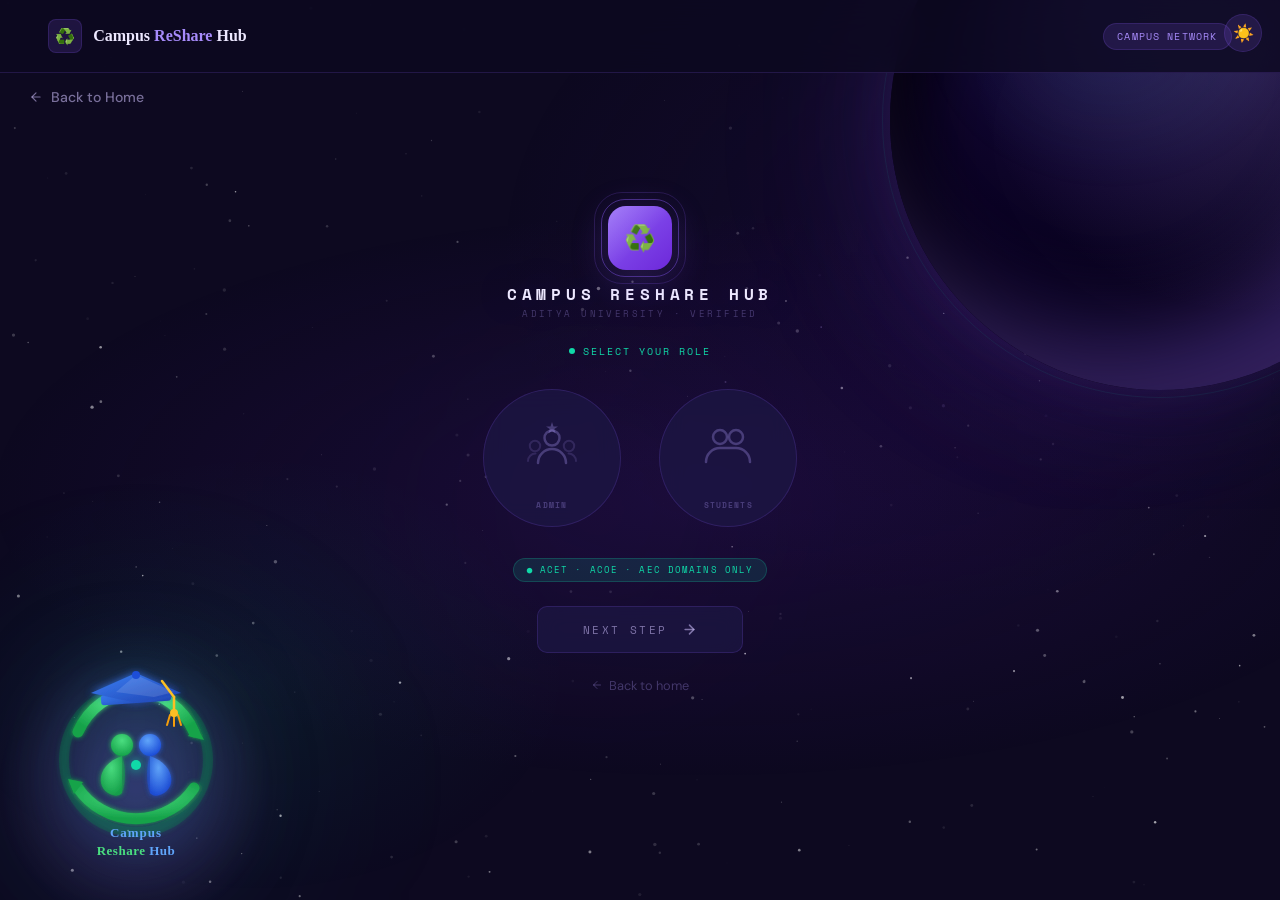
<file: signin.html>
<!DOCTYPE html>
<html lang="en" data-theme="dark">
<head>
<meta charset="UTF-8"/>
<meta name="viewport" content="width=device-width, initial-scale=1.0"/>
<title>Campus ReShare Hub — Sign In</title>
<script>(function(){ var t=localStorage.getItem('theme')||'dark'; document.documentElement.setAttribute('data-theme',t); })();</script>
<link href="https://fonts.googleapis.com/css2?family=DM+Sans:ital,wght@0,300;0,400;0,500;0,700;1,400&family=Space+Mono:wght@400;700&display=swap" rel="stylesheet"/>
<style>
*, *::before, *::after { margin:0; padding:0; box-sizing:border-box; }
::-webkit-scrollbar { display:none; }
* { scrollbar-width:none; -ms-overflow-style:none; }

/* ── CSS VARIABLES ── */
[data-theme="dark"] {
  --bg:#0d0920; --bg2:#14102e; --bg3:#1d1845;
  --fg:#ede8ff; --fg2:rgba(210,195,255,0.55); --fg3:rgba(180,160,255,0.3);
  --purple:#8b5cf6; --purple-hi:#a78bfa; --purple-lo:rgba(139,92,246,0.15);
  --teal:#10d9a8; --teal-lo:rgba(16,217,168,0.12);
  --border:rgba(139,92,246,0.18); --ring:rgba(139,92,246,0.12);
  --nav-bg:rgba(13,9,32,0.82); --card-bg:rgba(29,24,69,0.7);
  --stat-bg:rgba(139,92,246,0.08); --shadow:rgba(139,92,246,0.25);
  --divider:rgba(139,92,246,0.12);
}

[data-theme="light"] {
  --bg:#f0ecff; --bg2:#e8e2ff; --bg3:#ddd5ff;
  --fg:#1a0e3a; --fg2:rgba(60,40,120,0.65); --fg3:rgba(80,50,160,0.35);
  --purple:#7c3aed; --purple-hi:#6d28d9; --purple-lo:rgba(124,58,237,0.12);
  --teal:#0d9488; --teal-lo:rgba(13,148,136,0.12);
  --border:rgba(124,58,237,0.2); --ring:rgba(124,58,237,0.1);
  --nav-bg:rgba(240,236,255,0.88); --card-bg:rgba(255,255,255,0.8);
  --stat-bg:rgba(124,58,237,0.06); --shadow:rgba(124,58,237,0.18);
  --divider:rgba(124,58,237,0.12);
}

/* ── Theme toggle button ── */
.theme-toggle-btn {
  position:fixed; top:14px; right:18px; z-index:999;
  background:var(--purple-lo); border:1px solid var(--border);
  color:var(--purple-hi); border-radius:50%;
  width:38px; height:38px; font-size:17px;
  display:flex; align-items:center; justify-content:center;
  cursor:pointer; transition:all 0.25s;
}
.theme-toggle-btn:hover { background:rgba(139,92,246,0.25); transform:rotate(20deg) scale(1.1); }

html, body {
  height: 100%;
  background: var(--bg);
  color: var(--fg);
  font-family: 'DM Sans', sans-serif;
  overflow: hidden;
}

/* ── BACKGROUND BLOBS (same as main page) ── */
.blob { position:fixed; border-radius:50%; filter:blur(90px); pointer-events:none; z-index:0; }
.blob-1 { width:520px;height:520px;top:-120px;right:-80px;  background:radial-gradient(circle,rgba(139,92,246,0.22) 0%,transparent 70%); }
.blob-2 { width:400px;height:400px;bottom:-80px;left:-60px; background:radial-gradient(circle,rgba(16,217,168,0.12) 0%,transparent 70%); }
.blob-3 { width:300px;height:300px;top:40%;left:35%;        background:radial-gradient(circle,rgba(139,92,246,0.08) 0%,transparent 70%); }

/* ── STAR / PARTICLE CANVAS ── */
#star-canvas {
  position:fixed; inset:0; pointer-events:none; z-index:0; opacity:0.75;
}

/* ── NEBULA SWEEP (purple/teal tones) ── */
.nebula {
  position:fixed; inset:0; z-index:1; pointer-events:none;
  background:
    radial-gradient(ellipse 80% 45% at 55% 55%, rgba(80,20,160,0.18) 0%, transparent 70%),
    radial-gradient(ellipse 55% 60% at 75% 28%, rgba(40,10,90,0.22) 0%, transparent 65%),
    radial-gradient(ellipse 35% 35% at 20% 75%, rgba(16,217,168,0.06) 0%, transparent 70%);
}

/* ── PLANET (purple theme) ── */
.planet {
  position:fixed; top:-150px; right:-150px;
  width:540px; height:540px; border-radius:50%;
  background: radial-gradient(circle at 36% 30%,
    #1a0840 0%, #0d0428 35%, #060118 60%, #010008 100%);
  box-shadow:
    inset -50px -50px 90px rgba(139,92,246,0.35),
    inset  18px  18px 70px rgba(0,0,0,0.92),
    0 0 160px rgba(139,92,246,0.14),
    0 0  60px rgba(139,92,246,0.08);
  animation: planetDrift 13s ease-in-out infinite alternate;
  pointer-events:none; z-index:2;
}
.planet::before {
  content:''; position:absolute; inset:0; border-radius:50%;
  background: radial-gradient(ellipse at 68% 36%, rgba(167,139,250,0.22) 0%, transparent 55%);
}
.planet::after {
  content:''; position:absolute; top:10%; left:7%;
  width:68%; height:52%; border-radius:50%;
  background: radial-gradient(ellipse, rgba(16,217,168,0.07) 0%, transparent 70%);
  filter:blur(14px);
}
@keyframes planetDrift {
  0%   { transform:translate(0,0) rotate(0deg); }
  100% { transform:translate(-14px,20px) rotate(5deg); }
}

/* teal ring on planet edge */
.planet-ring {
  position:fixed; top:-158px; right:-158px;
  width:556px; height:556px; border-radius:50%;
  border:1px solid rgba(16,217,168,0.08);
  pointer-events:none; z-index:3;
  animation: planetDrift 13s ease-in-out infinite alternate;
}

/* ── LOGO MASCOT ANIMATION ── */
.logo-mascot {
  position:fixed; bottom:20px; left:2vw;
  width:220px; z-index:10; pointer-events:none;
  animation: mascotFloat 5s ease-in-out infinite;
  filter: drop-shadow(0 18px 50px rgba(139,92,246,0.5))
          drop-shadow(0 0 30px rgba(16,217,168,0.2));
}
@keyframes mascotFloat {
  0%,100% { transform:translateY(0) rotate(-0.5deg) scale(1); }
  50%      { transform:translateY(-18px) rotate(0.5deg) scale(1.02); }
}
/* spinning recycling ring */
.ring-spin {
  transform-origin: 110px 110px;
  animation: ringRotate 8s linear infinite;
}
@keyframes ringRotate {
  from { transform: rotate(0deg); }
  to   { transform: rotate(360deg); }
}
/* cap bounce */
.cap-bounce {
  transform-origin: 110px 48px;
  animation: capBob 2.5s ease-in-out infinite;
}
@keyframes capBob {
  0%,100% { transform: translateY(0); }
  50%      { transform: translateY(-6px); }
}
/* tassel swing */
.tassel-swing {
  transform-origin: 136px 52px;
  animation: tasselSwing 2.5s ease-in-out infinite;
}
@keyframes tasselSwing {
  0%,100% { transform: rotate(-8deg); }
  50%      { transform: rotate(8deg); }
}
/* figure pulse */
.fig-left  { animation: figPulse 3s ease-in-out infinite; }
.fig-right { animation: figPulse 3s 0.8s ease-in-out infinite; }
@keyframes figPulse {
  0%,100% { opacity:1; }
  50%      { opacity:0.7; }
}
/* glow circle behind logo */
.mascot-glow {
  position:fixed; bottom:-30px; left:calc(2vw - 30px);
  width:280px; height:280px; border-radius:50%;
  background:radial-gradient(circle, rgba(139,92,246,0.18) 0%, transparent 70%);
  pointer-events:none; z-index:9;
  animation: glowPulse 4s ease-in-out infinite;
}
@keyframes glowPulse {
  0%,100% { transform:scale(1); opacity:0.8; }
  50%      { transform:scale(1.12); opacity:0.5; }
}
/* teal orbit dot */
.orbit-dot {
  position:fixed; z-index:11; pointer-events:none;
  width:10px; height:10px; border-radius:50%;
  background:var(--teal);
  box-shadow: 0 0 12px var(--teal);
  animation: orbitAnim 4s linear infinite;
  bottom: 130px; left: calc(2vw + 105px);
  transform-origin: 0px 80px;
}
@keyframes orbitAnim {
  from { transform: rotate(0deg) translateX(88px); }
  to   { transform: rotate(360deg) translateX(88px); }
}

/* ── NAV (same as main page) ── */
nav {
  position:fixed; top:0; left:0; right:0; z-index:200;
  display:flex; align-items:center; justify-content:space-between;
  padding:1.2rem 3rem;
  background:var(--nav-bg);
  backdrop-filter:blur(18px); -webkit-backdrop-filter:blur(18px);
  border-bottom:1px solid var(--border);
}
.nav-logo { display:flex; align-items:center; gap:0.7rem; text-decoration:none; cursor:pointer; }
.logo-icon { width:34px;height:34px;border-radius:8px; background:var(--purple-lo); border:1px solid var(--border); display:flex;align-items:center;justify-content:center;font-size:1rem; }
.logo-text { font-family:'Calibri',Georgia,serif; font-size:1rem; font-weight:700; color:var(--fg); }
.logo-text span { color:var(--purple-hi); }
.nav-pill { font-family:'Space Mono',monospace; font-size:0.6rem; letter-spacing:0.12em; padding:0.35rem 0.85rem; border-radius:100px; background:var(--purple-lo); color:var(--purple-hi); border:1px solid var(--border); }

/* ── BACK BUTTON (top-left) ── */
.back-btn {
  position:fixed; top:5.5rem; left:1.8rem; z-index:50;
  display:inline-flex; align-items:center; gap:0.5rem;
  background:none; border:none; cursor:pointer; text-decoration:none;
  font-family:'DM Sans',sans-serif; font-size:0.88rem; font-weight:500;
  color:var(--fg2); transition:color 0.2s;
}
.back-btn:hover { color:var(--purple-hi); }
.back-btn svg { transition:transform 0.2s; }
.back-btn:hover svg { transform:translateX(-3px); }

/* ── CENTER WRAPPER ── */
.center {
  position:relative; z-index:20;
  height:100vh;
  display:flex; flex-direction:column; align-items:center; justify-content:center;
  gap:1.5rem; padding:0 1rem;
  animation: riseIn 0.75s cubic-bezier(0.22,1,0.36,1) forwards;
}
@keyframes riseIn {
  from { opacity:0; transform:translateY(28px); }
  to   { opacity:1; transform:translateY(0); }
}

/* ── LOGO BLOCK ── */
.logo-wrap {
  display:flex; flex-direction:column; align-items:center; gap:0.75rem;
}
.logo-icon-big {
  position:relative; width:64px; height:64px; border-radius:18px;
  background:linear-gradient(138deg, var(--purple) 0%, #6d28d9 100%);
  display:flex; align-items:center; justify-content:center;
  font-size:1.6rem;
  box-shadow: 0 8px 36px var(--shadow), 0 2px 8px rgba(0,0,0,0.4);
  overflow:hidden;
}
.logo-icon-big::before {
  content:'';
  position:absolute; inset:0; border-radius:inherit;
  background:linear-gradient(135deg,rgba(255,255,255,0.22) 0%,transparent 55%);
}
/* pulse rings */
.logo-ring {
  position:absolute; inset:-7px; border-radius:24px;
  border:1.5px solid rgba(139,92,246,0.45);
  animation: ringPulse 2.8s ease-in-out infinite;
}
.logo-ring-2 {
  position:absolute; inset:-14px; border-radius:28px;
  border:1px solid rgba(139,92,246,0.2);
  animation: ringPulse 2.8s 0.5s ease-in-out infinite;
}
@keyframes ringPulse {
  0%,100% { transform:scale(1); opacity:0.6; }
  50%      { transform:scale(1.08); opacity:0; }
}
.brand-name {
  font-family:'Space Mono',monospace; font-size:1rem; font-weight:700;
  letter-spacing:0.3em; color:var(--fg);
  text-shadow: 0 0 40px rgba(139,92,246,0.35);
}
.brand-sub {
  font-family:'Space Mono',monospace; font-size:0.58rem;
  letter-spacing:0.26em; color:var(--fg3);
  margin-top:-0.7rem;
}

/* ── SUBTITLE / STEP TAG ── */
.subtitle {
  display:inline-flex; align-items:center; gap:0.5rem;
  font-family:'Space Mono',monospace; font-size:0.62rem;
  letter-spacing:0.2em; color:var(--teal);
}
.subtitle-dot { width:6px;height:6px;border-radius:50%;background:var(--teal); animation:blink 2s ease-in-out infinite; }
@keyframes blink { 0%,100%{opacity:1;} 50%{opacity:0.3;} }

/* ── ROLE BUTTONS ── */
.roles { display:flex; gap:2.4rem; margin:0.4rem 0; }

.role-btn {
  position:relative; width:138px; height:138px; border-radius:50%;
  background:var(--card-bg);
  border:1.5px solid var(--border);
  backdrop-filter:blur(12px); -webkit-backdrop-filter:blur(12px);
  display:flex; flex-direction:column; align-items:center; justify-content:center;
  cursor:pointer; color:var(--fg3); overflow:visible;
  transition: color .3s, border-color .3s, background .3s, transform .25s, box-shadow .3s;
}
.role-btn:hover {
  color:var(--fg2);
  border-color:rgba(139,92,246,0.45);
  background:rgba(139,92,246,0.1);
  transform:translateY(-5px) scale(1.04);
}
.role-btn.active {
  color:var(--purple-hi);
  border-color:rgba(139,92,246,0.72);
  background:var(--purple-lo);
  transform:translateY(-5px) scale(1.05);
  box-shadow: 0 0 38px rgba(139,92,246,0.3), inset 0 0 22px rgba(139,92,246,0.07);
}
/* outer pulse ring when active */
.role-ring {
  position:absolute; inset:-10px; border-radius:50%;
  border:1.5px solid rgba(139,92,246,0.36);
  opacity:0; animation:roleRingAnim 2.4s ease-in-out infinite; pointer-events:none;
}
.role-btn.active .role-ring { opacity:1; }
@keyframes roleRingAnim {
  0%,100% { transform:scale(1); opacity:0.36; }
  50%      { transform:scale(1.07); opacity:0; }
}
.role-icon { width:52px; height:52px; margin-bottom:24px; }
.role-icon svg { width:100%; height:100%; }
.role-label {
  position:absolute; bottom:15px;
  font-family:'Space Mono',monospace; font-size:0.5rem;
  letter-spacing:0.14em; font-weight:700; white-space:nowrap;
}

/* ── NEXT STEP BUTTON ── */
.next-btn {
  display:inline-flex; align-items:center; gap:0.9rem;
  padding:0.9rem 2.8rem;
  background:var(--card-bg);
  border:1px solid var(--border);
  border-radius:10px;
  font-family:'Space Mono',monospace; font-size:0.68rem;
  letter-spacing:0.22em; color:var(--fg2);
  cursor:pointer;
  transition: background .28s, border-color .28s, color .28s, transform .2s, box-shadow .28s;
  backdrop-filter:blur(10px);
}
.next-btn:hover {
  background:var(--purple-lo); border-color:rgba(139,92,246,0.55); color:var(--fg);
  transform:translateY(-2px);
}
.next-btn.ready {
  border-color:rgba(139,92,246,0.72);
  background:var(--purple-lo); color:var(--fg);
  box-shadow: 0 4px 26px var(--shadow);
}
.next-btn.shake { animation:shake .38s ease; }
@keyframes shake {
  0%,100%{transform:translateX(0);}
  20%{transform:translateX(-7px);}
  40%{transform:translateX(7px);}
  60%{transform:translateX(-4px);}
  80%{transform:translateX(4px);}
}

/* ── BACK TO HOME LINK ── */
.back-home {
  display:inline-flex; align-items:center; gap:0.4rem;
  background:none; border:none; cursor:pointer; text-decoration:none;
  font-family:'DM Sans',sans-serif; font-size:0.8rem;
  color:var(--fg3); transition:color .2s;
}
.back-home:hover { color:var(--purple-hi); }

/* ── VERIFIED PILL ── */
.verified-pill {
  display:inline-flex; align-items:center; gap:0.4rem;
  font-family:'Space Mono',monospace; font-size:0.58rem; letter-spacing:0.12em;
  padding:0.3rem 0.8rem; border-radius:100px;
  background:var(--teal-lo); color:var(--teal); border:1px solid rgba(16,217,168,0.2);
}

/* ── LIGHT MODE: dim/hide dark-only bg elements ── */
[data-theme="light"] #star-canvas { opacity:0.06; }
[data-theme="light"] .blob-1 { background:radial-gradient(circle,rgba(124,58,237,0.14) 0%,transparent 70%); }
[data-theme="light"] .blob-2 { background:radial-gradient(circle,rgba(13,148,136,0.10) 0%,transparent 70%); }
[data-theme="light"] .blob-3 { background:radial-gradient(circle,rgba(124,58,237,0.06) 0%,transparent 70%); }
[data-theme="light"] .nebula { opacity:0.1; }
[data-theme="light"] .planet {
  background: radial-gradient(circle at 36% 30%, #d8d0ff 0%, #c4b8f8 35%, #b8a8f5 60%, #a899ef 100%);
  box-shadow: inset -50px -50px 90px rgba(124,58,237,0.2), inset 18px 18px 70px rgba(255,255,255,0.5),
              0 0 160px rgba(124,58,237,0.08), 0 0 60px rgba(124,58,237,0.05);
}
[data-theme="light"] .planet-ring { border-color:rgba(13,148,136,0.15); }
[data-theme="light"] .mascot-glow { background:radial-gradient(circle,rgba(124,58,237,0.1) 0%,transparent 70%); }
[data-theme="light"] html, [data-theme="light"] body { background:var(--bg); color:var(--fg); }
[data-theme="light"] .role-btn { background:rgba(255,255,255,0.7); }
[data-theme="light"] .brand-name { color:var(--purple-hi); }
[data-theme="light"] .brand-sub { color:var(--fg2); }
[data-theme="light"] .subtitle { color:var(--teal); border-color:rgba(13,148,136,0.25); background:var(--teal-lo); }
[data-theme="light"] .next-btn { background:linear-gradient(135deg,rgba(124,58,237,0.12),rgba(13,148,136,0.1)); border-color:rgba(124,58,237,0.3); color:var(--fg); }
[data-theme="light"] .next-btn.ready { background:linear-gradient(135deg,rgba(124,58,237,0.25),rgba(13,148,136,0.18)); }
[data-theme="light"] .back-home { color:var(--fg2); }
[data-theme="light"] .logo-icon-big { background:var(--purple-lo); border-color:var(--border); }
[data-theme="light"] .logo-ring { border-color:rgba(124,58,237,0.2); }
[data-theme="light"] .logo-ring-2 { border-color:rgba(13,148,136,0.15); }
[data-theme="light"] nav { background:var(--nav-bg); border-bottom-color:var(--border); }
[data-theme="light"] .nav-pill { background:var(--purple-lo); color:var(--purple-hi); border-color:var(--border); }
[data-theme="light"] .logo-text { color:var(--fg); }
[data-theme="light"] .back-btn { color:var(--fg2); }
[data-theme="light"] .verified-pill { background:var(--teal-lo); color:var(--teal); border-color:rgba(13,148,136,0.25); }
[data-theme="light"] .logo-mascot { filter: drop-shadow(0 18px 50px rgba(124,58,237,0.3)) drop-shadow(0 0 30px rgba(13,148,136,0.15)); }
</style>
</head>
<body>

<!-- Background layers -->
<div class="blob blob-1"></div>
<div class="blob blob-2"></div>
<div class="blob blob-3"></div>
<canvas id="star-canvas"></canvas>
<div class="nebula"></div>
<div class="planet"></div>
<div class="planet-ring"></div>

<!-- Glow behind mascot -->
<div class="mascot-glow"></div>
<!-- Orbiting teal dot -->
<div class="orbit-dot"></div>

<!-- Animated Campus ReShare Hub Logo Mascot -->
<div class="logo-mascot">
  <svg viewBox="0 0 220 230" xmlns="http://www.w3.org/2000/svg">
    <defs>
      <!-- green gradient for ring & left figure -->
      <radialGradient id="greenGrad" cx="50%" cy="30%" r="70%">
        <stop offset="0%"   stop-color="#4ade80"/>
        <stop offset="100%" stop-color="#16a34a"/>
      </radialGradient>
      <!-- blue gradient for right figure -->
      <radialGradient id="blueGrad" cx="40%" cy="30%" r="70%">
        <stop offset="0%"   stop-color="#60a5fa"/>
        <stop offset="100%" stop-color="#1d4ed8"/>
      </radialGradient>
      <!-- cap gradient -->
      <linearGradient id="capGrad" x1="0%" y1="0%" x2="100%" y2="100%">
        <stop offset="0%"   stop-color="#3b82f6"/>
        <stop offset="100%" stop-color="#1e40af"/>
      </linearGradient>
      <!-- purple glow filter -->
      <filter id="glow" x="-30%" y="-30%" width="160%" height="160%">
        <feGaussianBlur stdDeviation="4" result="blur"/>
        <feMerge><feMergeNode in="blur"/><feMergeNode in="SourceGraphic"/></feMerge>
      </filter>
      <filter id="softglow" x="-20%" y="-20%" width="140%" height="140%">
        <feGaussianBlur stdDeviation="2.5" result="blur"/>
        <feMerge><feMergeNode in="blur"/><feMergeNode in="SourceGraphic"/></feMerge>
      </filter>
    </defs>

    <!-- ── RECYCLING RING (spinning) ── -->
    <g class="ring-spin" filter="url(#softglow)">
      <!-- ring base circle (faint) -->
      <circle cx="110" cy="115" r="72" fill="none" stroke="rgba(22,163,74,0.2)" stroke-width="10"/>

      <!-- Arrow 1: top-right arc -->
      <path d="M110 45 A70 70 0 0 1 168 87"
            fill="none" stroke="url(#greenGrad)" stroke-width="11" stroke-linecap="round"/>
      <polygon points="170,80 178,95 162,91" fill="#16a34a"/>

      <!-- Arrow 2: bottom arc -->
      <path d="M168 143 A70 70 0 0 1 52 143"
            fill="none" stroke="url(#greenGrad)" stroke-width="11" stroke-linecap="round"/>
      <polygon points="48,149 42,134 57,137" fill="#16a34a"/>

      <!-- Arrow 3: left arc back up -->
      <path d="M52 87 A70 70 0 0 1 110 45"
            fill="none" stroke="url(#greenGrad)" stroke-width="11" stroke-linecap="round"/>
      <polygon points="116,40 103,34 105,49" fill="#16a34a"/>
    </g>

    <!-- ── LEFT FIGURE (green student) ── -->
    <g class="fig-left" filter="url(#softglow)">
      <!-- head -->
      <circle cx="96" cy="100" r="11" fill="url(#greenGrad)"/>
      <!-- body / wings -->
      <path d="M96 111 C75 118 68 138 82 148 C92 154 96 148 96 148"
            fill="url(#greenGrad)" opacity="0.9"/>
      <path d="M96 111 C100 122 100 138 96 148"
            fill="rgba(22,163,74,0.5)"/>
    </g>

    <!-- ── RIGHT FIGURE (blue student) ── -->
    <g class="fig-right" filter="url(#softglow)">
      <!-- head -->
      <circle cx="124" cy="100" r="11" fill="url(#blueGrad)"/>
      <!-- body / wings -->
      <path d="M124 111 C145 118 152 138 138 148 C128 154 124 148 124 148"
            fill="url(#blueGrad)" opacity="0.9"/>
      <path d="M124 111 C120 122 120 138 124 148"
            fill="rgba(29,78,216,0.5)"/>
    </g>

    <!-- ── GRADUATION CAP (bouncing) ── -->
    <g class="cap-bounce">
      <!-- cap board -->
      <rect x="75" y="48" width="70" height="10" rx="3"
            fill="url(#capGrad)" transform="rotate(-4 110 53)"/>
      <!-- cap top (mortarboard) -->
      <polygon points="110,28 155,48 110,58 65,48"
               fill="url(#capGrad)" filter="url(#glow)"/>
      <!-- cap shine -->
      <polygon points="110,30 148,47 128,52 90,47"
               fill="rgba(255,255,255,0.12)"/>
      <!-- top button -->
      <circle cx="110" cy="30" r="4" fill="#1d4ed8"/>
      <!-- tassel string + ball -->
      <g class="tassel-swing">
        <line x1="136" y1="36" x2="148" y2="52" stroke="#fbbf24" stroke-width="2.5" stroke-linecap="round"/>
        <line x1="148" y1="52" x2="148" y2="70" stroke="#fbbf24" stroke-width="2.5" stroke-linecap="round"/>
        <!-- tassel end fringe -->
        <line x1="144" y1="70" x2="141" y2="80" stroke="#f59e0b" stroke-width="2" stroke-linecap="round"/>
        <line x1="148" y1="70" x2="148" y2="81" stroke="#f59e0b" stroke-width="2" stroke-linecap="round"/>
        <line x1="152" y1="70" x2="155" y2="80" stroke="#f59e0b" stroke-width="2" stroke-linecap="round"/>
        <circle cx="148" cy="68" r="4" fill="#fbbf24"/>
      </g>
    </g>

    <!-- ── TEXT LABEL ── -->
    <text x="110" y="192" text-anchor="middle"
          font-family="'Calibri',Georgia,serif" font-size="13" font-weight="800"
          fill="#60a5fa" letter-spacing="1">Campus</text>
    <text x="110" y="210" text-anchor="middle"
          font-family="'Calibri',Georgia,serif" font-size="13" font-weight="800"
          letter-spacing="0.5">
      <tspan fill="#4ade80">Reshare </tspan><tspan fill="#60a5fa">Hub</tspan>
    </text>
  </svg>
</div>

<!-- Theme Toggle -->
<button class="theme-toggle-btn" id="themeBtn" onclick="toggleTheme()" title="Toggle theme">🌙</button>

<!-- Nav bar (matching main page) -->
<nav>
  <a href="Main_page.html" class="nav-logo">
    <div class="logo-icon">♻️</div>
    <span class="logo-text">Campus <span>ReShare</span> Hub</span>
  </a>
  <span class="nav-pill">CAMPUS NETWORK</span>
</nav>

<!-- Back button -->
<a href="Main_page.html" class="back-btn">
  <svg width="14" height="14" viewBox="0 0 24 24" fill="none" stroke="currentColor" stroke-width="2" stroke-linecap="round" stroke-linejoin="round">
    <line x1="19" y1="12" x2="5" y2="12"/><polyline points="12 19 5 12 12 5"/>
  </svg>
  Back to Home
</a>

<!-- Center content -->
<div class="center">

  <!-- Logo -->
  <div class="logo-wrap">
    <div style="position:relative;display:inline-block;">
      <div class="logo-ring"></div>
      <div class="logo-ring-2"></div>
      <div class="logo-icon-big">♻️</div>
    </div>
    <div class="brand-name">CAMPUS RESHARE HUB</div>
    <div class="brand-sub">ADITYA UNIVERSITY · VERIFIED</div>
  </div>

  <!-- Step label -->
  <div class="subtitle">
    <span class="subtitle-dot"></span>
    SELECT YOUR ROLE
  </div>

  <!-- Role buttons -->
  <div class="roles">

    <!-- Admin -->
    <button class="role-btn" id="btn-leader" onclick="selectRole('leader'); setTimeout(()=>{ localStorage.setItem('reshare_role','admin'); window.location.href='login.html'; }, 320)">
      <div class="role-ring"></div>
      <div class="role-icon">
        <svg viewBox="0 0 52 52" fill="none" xmlns="http://www.w3.org/2000/svg">
          <circle cx="26" cy="18" r="7.5" stroke="currentColor" stroke-width="2.5"/>
          <path d="M12 43c0-7.732 6.268-14 14-14s14 6.268 14 14" stroke="currentColor" stroke-width="2.5" stroke-linecap="round"/>
          <path d="M26 2l1.5 4.4H32l-3.7 2.7 1.4 4.4L26 11.3l-3.7 2.2 1.4-4.4L20 6.4h4.5z" fill="currentColor"/>
          <circle cx="9"  cy="26" r="5.2" stroke="currentColor" stroke-width="2" opacity="0.5"/>
          <path d="M2 41c0-4.142 3.358-7.5 7.5-7.5" stroke="currentColor" stroke-width="2" stroke-linecap="round" opacity="0.5"/>
          <circle cx="43" cy="26" r="5.2" stroke="currentColor" stroke-width="2" opacity="0.5"/>
          <path d="M50 41c0-4.142-3.358-7.5-7.5-7.5" stroke="currentColor" stroke-width="2" stroke-linecap="round" opacity="0.5"/>
        </svg>
      </div>
      <span class="role-label">ADMIN</span>
    </button>

    <!-- Students -->
    <button class="role-btn" id="btn-member" onclick="selectRole('member'); setTimeout(()=>{ localStorage.setItem('reshare_role','student'); window.location.href='student-login.html'; }, 320)">
      <div class="role-ring"></div>
      <div class="role-icon">
        <svg viewBox="0 0 52 52" fill="none" xmlns="http://www.w3.org/2000/svg">
          <circle cx="18" cy="17" r="7" stroke="currentColor" stroke-width="2.5"/>
          <circle cx="34" cy="17" r="7" stroke="currentColor" stroke-width="2.5"/>
          <path d="M4 42c0-7.732 6.268-14 14-14h16c7.732 0 14 6.268 14 14" stroke="currentColor" stroke-width="2.5" stroke-linecap="round"/>
        </svg>
      </div>
      <span class="role-label">STUDENTS</span>
    </button>

  </div>

  <!-- Verified pill -->
  <div class="verified-pill">
    <span>●</span> ACET · ACOE · AEC DOMAINS ONLY
  </div>

  <!-- Next Step -->
  <button class="next-btn" id="next-btn" onclick="handleNext()">
    NEXT STEP
    <svg width="15" height="15" viewBox="0 0 24 24" fill="none" stroke="currentColor" stroke-width="2.5" stroke-linecap="round" stroke-linejoin="round">
      <line x1="5" y1="12" x2="19" y2="12"/><polyline points="12 5 19 12 12 19"/>
    </svg>
  </button>

  <!-- Back to home -->
  <a href="Main_page.html" class="back-home">
    <svg width="12" height="12" viewBox="0 0 24 24" fill="none" stroke="currentColor" stroke-width="2" stroke-linecap="round" stroke-linejoin="round">
      <line x1="19" y1="12" x2="5" y2="12"/><polyline points="12 19 5 12 12 5"/>
    </svg>
    Back to home
  </a>

</div>

<script>
/* ── STARFIELD (matching main page style) ── */
const canvas = document.getElementById('star-canvas');
const ctx    = canvas.getContext('2d');
let stars    = [];

function resize() {
  canvas.width  = window.innerWidth;
  canvas.height = window.innerHeight;
  buildStars();
}

function buildStars() {
  stars = Array.from({ length: 280 }, () => ({
    x:    Math.random(),
    y:    Math.random(),
    r:    0.2 + Math.random() * 1.55,
    a:    0.12 + Math.random() * 0.78,
    sp:   0.2  + Math.random() * 0.85,
    ph:   Math.random() * Math.PI * 2,
    warm: Math.random() > 0.78
  }));
}

function draw(t) {
  ctx.clearRect(0, 0, canvas.width, canvas.height);
  const T = t * 0.001;
  stars.forEach(s => {
    const tw = s.a * (0.58 + 0.42 * Math.sin(T * s.sp + s.ph));
    ctx.beginPath();
    ctx.arc(s.x * canvas.width, s.y * canvas.height, s.r, 0, Math.PI * 2);
    // warm-tinted (purple haze) near top-right planet zone
    const isWarmZone = s.x > 0.52 && s.y < 0.52;
    ctx.fillStyle = (s.warm && isWarmZone)
      ? `rgba(200,180,255,${tw * 0.75})`
      : `rgba(255,255,255,${tw})`;
    ctx.fill();
  });
  requestAnimationFrame(draw);
}

resize();
window.addEventListener('resize', resize);
requestAnimationFrame(draw);

/* ── ROLE SELECTION ── */
let selected = null;

function selectRole(role) {
  selected = role;
  document.getElementById('btn-leader').classList.toggle('active', role === 'leader');
  document.getElementById('btn-member').classList.toggle('active', role === 'member');
  document.getElementById('next-btn').classList.add('ready');
}

function handleNext() {
  if (!selected) {
    const btn = document.getElementById('next-btn');
    btn.classList.remove('shake');
    void btn.offsetWidth;
    btn.classList.add('shake');
    ['btn-leader','btn-member'].forEach(id => {
      const el = document.getElementById(id);
      el.style.borderColor = 'rgba(139,92,246,0.7)';
      setTimeout(() => el.style.borderColor = '', 700);
    });
    return;
  }
  if (selected === 'leader') {
    localStorage.setItem('reshare_role', 'admin');
    window.location.href = 'login.html';
  } else {
    localStorage.setItem('reshare_role', 'student');
    window.location.href = 'student-login.html';
  }
}
</script>

<script>
(function(){
  var t = localStorage.getItem('theme') || 'dark';
  document.documentElement.setAttribute('data-theme', t);
  var btn = document.getElementById('themeBtn');
  if (btn) btn.textContent = t === 'dark' ? '☀️' : '🌙';
})();
function toggleTheme() {
  var html = document.documentElement;
  var next = html.getAttribute('data-theme') === 'dark' ? 'light' : 'dark';
  html.setAttribute('data-theme', next);
  localStorage.setItem('theme', next);
  var btn = document.getElementById('themeBtn');
  if (btn) btn.textContent = next === 'dark' ? '☀️' : '🌙';
}
</script>
</body>
</html>
</file>
